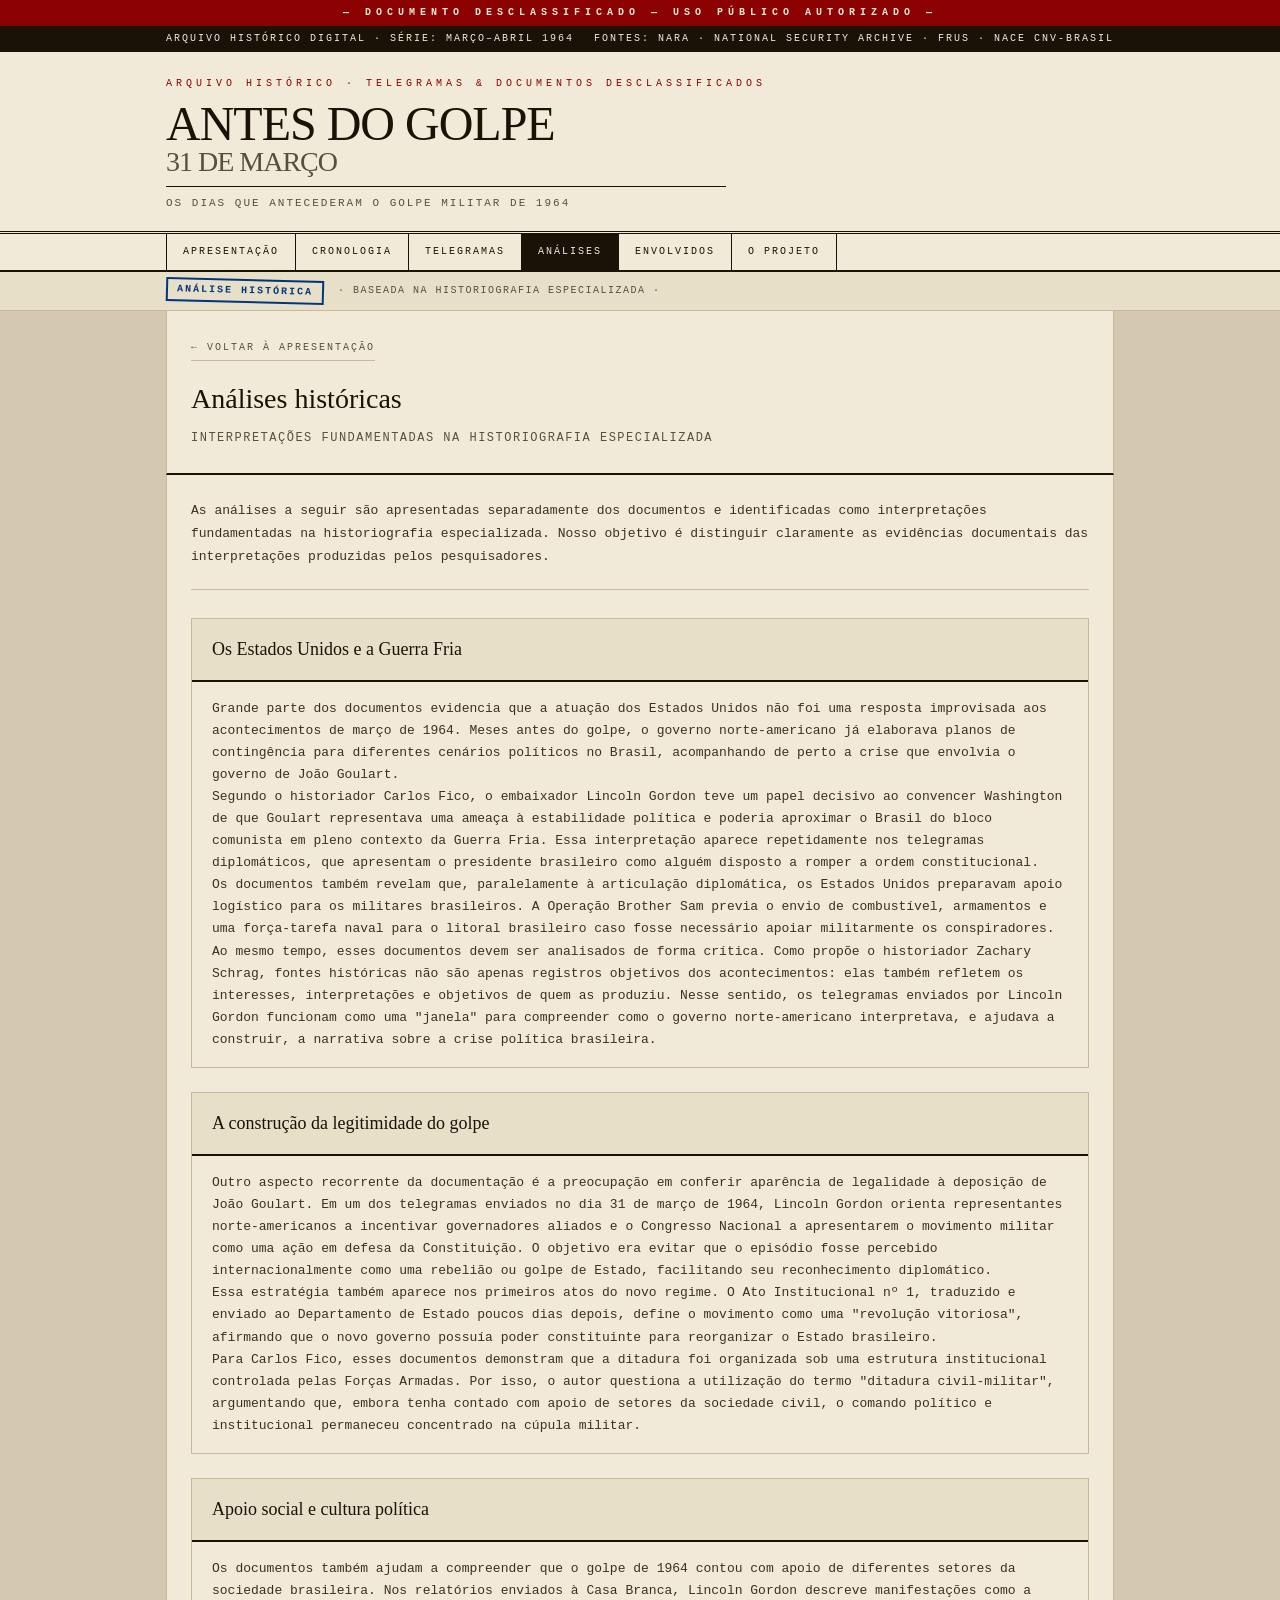
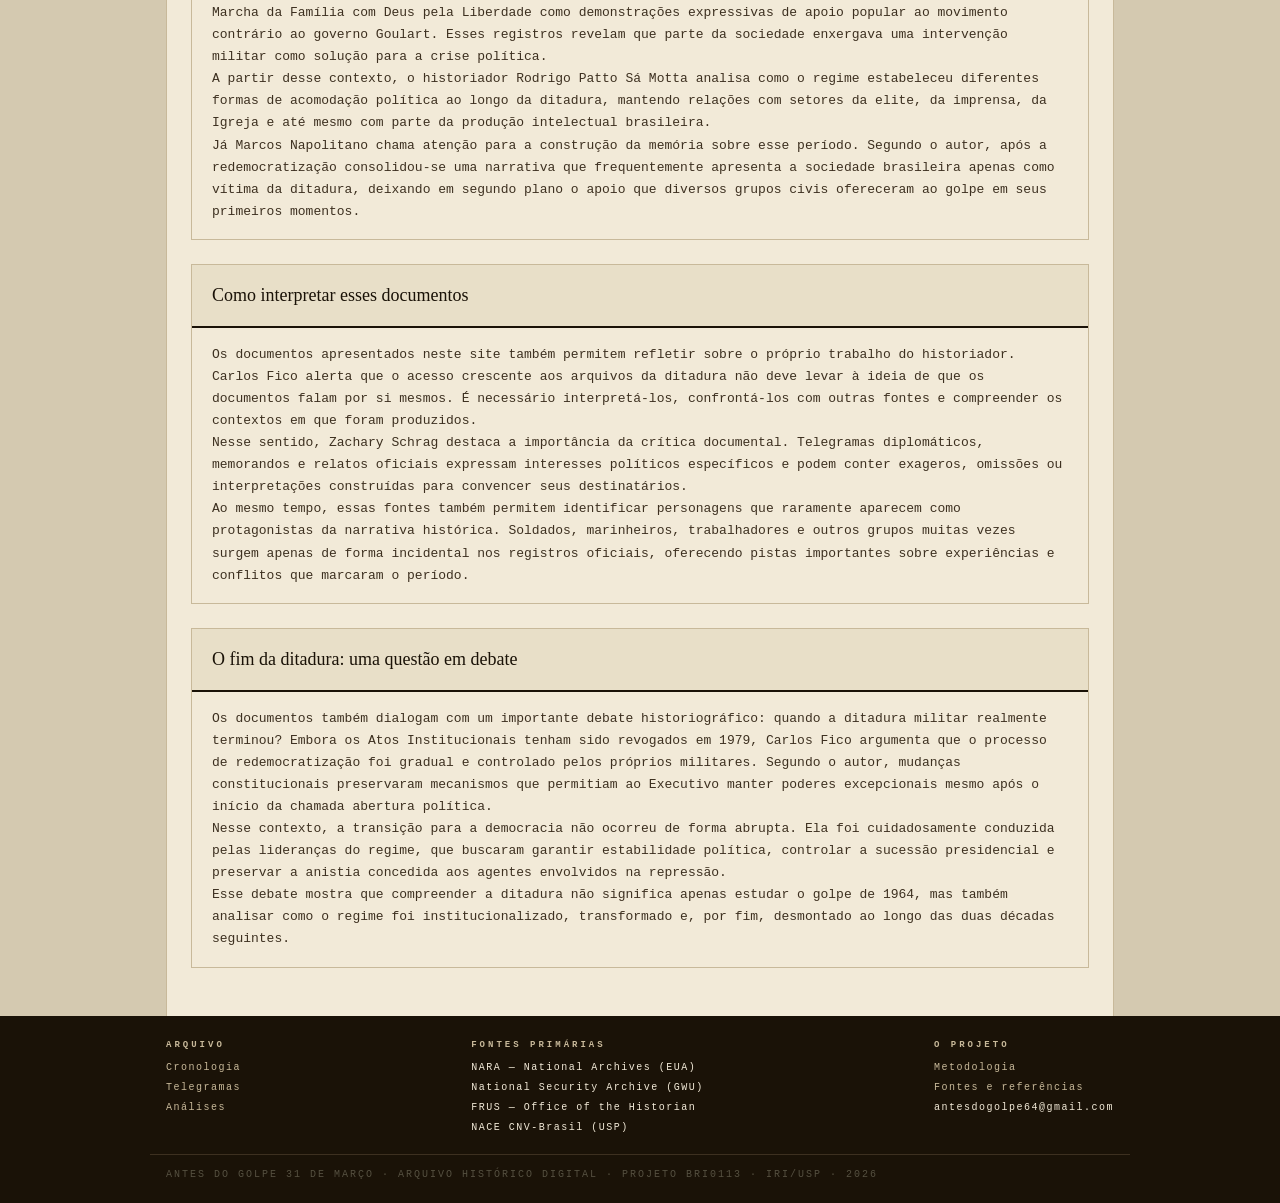
<file: pages/analises.html>
<!DOCTYPE html>
<html lang="pt-BR">
<head>
  <meta charset="UTF-8">
  <meta name="viewport" content="width=device-width, initial-scale=1.0">
  <title>Análises · Antes do Golpe 31 de Março</title>
  <link rel="stylesheet" href="../css/style.css">
</head>
<body>
<div class="classify-bar">— documento desclassificado — uso público autorizado —</div>
<div class="meta-bar"><div class="container"><span>ARQUIVO HISTÓRICO DIGITAL · SÉRIE: MARÇO–ABRIL 1964</span><span>FONTES: NARA · NATIONAL SECURITY ARCHIVE · FRUS · NACE CNV-BRASIL</span></div></div>
<header class="site-header">
  <div class="container">
    <div class="header-left">
      <div class="header-eyebrow">arquivo histórico · telegramas & documentos desclassificados</div>
      <div class="site-title">ANTES DO GOLPE <span>31 DE MARÇO</span></div>
      <div class="site-subtitle">OS DIAS QUE ANTECEDERAM O GOLPE MILITAR DE 1964</div>
    </div>
  </div>
</header>
<nav class="site-nav">
  <div class="container">
    <a class="nav-item" href="../index.html">Apresentação</a>
    <a class="nav-item" href="cronologia.html">Cronologia</a>
    <a class="nav-item" href="telegramas.html">Telegramas</a>
    <a class="nav-item active" href="analises.html">Análises</a>
    <a class="nav-item" href="envolvidos.html">Envolvidos</a>
    <a class="nav-item" href="sobre.html">O Projeto</a>
  </div>
</nav>
<div class="stamp-row"><div class="container"><span class="stamp azul">ANÁLISE HISTÓRICA</span><span>· BASEADA NA HISTORIOGRAFIA ESPECIALIZADA ·</span></div></div>

<div class="container">
  <div class="page-header">
    <a class="back-link" href="../index.html">← Voltar à apresentação</a>
    <h1 style="font-family:Georgia,serif;font-size:28px;font-weight:normal;margin-bottom:8px;">Análises históricas</h1>
    <p style="font-size:12px;color:var(--cinza);letter-spacing:1.5px;">INTERPRETAÇÕES FUNDAMENTADAS NA HISTORIOGRAFIA ESPECIALIZADA</p>
  </div>
  <div class="page-content">
    <p style="font-size:13px;line-height:1.8;color:var(--tinta-suave);margin-bottom:28px;border-bottom:1px solid var(--papel-borda);padding-bottom:20px;">As análises a seguir são apresentadas separadamente dos documentos e identificadas como interpretações fundamentadas na historiografia especializada. Nosso objetivo é distinguir claramente as evidências documentais das interpretações produzidas pelos pesquisadores.</p>

    <div class="telegrama-doc">
      <div class="telegrama-doc-header">
        <div style="font-family:Georgia,serif;font-size:18px;">Os Estados Unidos e a Guerra Fria</div>
      </div>
      <div class="telegrama-doc-analysis" style="border-top:none;">
        <p>Grande parte dos documentos evidencia que a atuação dos Estados Unidos não foi uma resposta improvisada aos acontecimentos de março de 1964. Meses antes do golpe, o governo norte-americano já elaborava planos de contingência para diferentes cenários políticos no Brasil, acompanhando de perto a crise que envolvia o governo de João Goulart.</p>
        <p>Segundo o historiador Carlos Fico, o embaixador Lincoln Gordon teve um papel decisivo ao convencer Washington de que Goulart representava uma ameaça à estabilidade política e poderia aproximar o Brasil do bloco comunista em pleno contexto da Guerra Fria. Essa interpretação aparece repetidamente nos telegramas diplomáticos, que apresentam o presidente brasileiro como alguém disposto a romper a ordem constitucional.</p>
        <p>Os documentos também revelam que, paralelamente à articulação diplomática, os Estados Unidos preparavam apoio logístico para os militares brasileiros. A Operação Brother Sam previa o envio de combustível, armamentos e uma força-tarefa naval para o litoral brasileiro caso fosse necessário apoiar militarmente os conspiradores.</p>
        <p>Ao mesmo tempo, esses documentos devem ser analisados de forma crítica. Como propõe o historiador Zachary Schrag, fontes históricas não são apenas registros objetivos dos acontecimentos: elas também refletem os interesses, interpretações e objetivos de quem as produziu. Nesse sentido, os telegramas enviados por Lincoln Gordon funcionam como uma "janela" para compreender como o governo norte-americano interpretava, e ajudava a construir, a narrativa sobre a crise política brasileira.</p>
      </div>
    </div>

    <div class="telegrama-doc">
      <div class="telegrama-doc-header">
        <div style="font-family:Georgia,serif;font-size:18px;">A construção da legitimidade do golpe</div>
      </div>
      <div class="telegrama-doc-analysis" style="border-top:none;">
        <p>Outro aspecto recorrente da documentação é a preocupação em conferir aparência de legalidade à deposição de João Goulart. Em um dos telegramas enviados no dia 31 de março de 1964, Lincoln Gordon orienta representantes norte-americanos a incentivar governadores aliados e o Congresso Nacional a apresentarem o movimento militar como uma ação em defesa da Constituição. O objetivo era evitar que o episódio fosse percebido internacionalmente como uma rebelião ou golpe de Estado, facilitando seu reconhecimento diplomático.</p>
        <p>Essa estratégia também aparece nos primeiros atos do novo regime. O Ato Institucional nº 1, traduzido e enviado ao Departamento de Estado poucos dias depois, define o movimento como uma "revolução vitoriosa", afirmando que o novo governo possuía poder constituinte para reorganizar o Estado brasileiro.</p>
        <p>Para Carlos Fico, esses documentos demonstram que a ditadura foi organizada sob uma estrutura institucional controlada pelas Forças Armadas. Por isso, o autor questiona a utilização do termo "ditadura civil-militar", argumentando que, embora tenha contado com apoio de setores da sociedade civil, o comando político e institucional permaneceu concentrado na cúpula militar.</p>
      </div>
    </div>

    <div class="telegrama-doc">
      <div class="telegrama-doc-header">
        <div style="font-family:Georgia,serif;font-size:18px;">Apoio social e cultura política</div>
      </div>
      <div class="telegrama-doc-analysis" style="border-top:none;">
        <p>Os documentos também ajudam a compreender que o golpe de 1964 contou com apoio de diferentes setores da sociedade brasileira. Nos relatórios enviados à Casa Branca, Lincoln Gordon descreve manifestações como a Marcha da Família com Deus pela Liberdade como demonstrações expressivas de apoio popular ao movimento contrário ao governo Goulart. Esses registros revelam que parte da sociedade enxergava uma intervenção militar como solução para a crise política.</p>
        <p>A partir desse contexto, o historiador Rodrigo Patto Sá Motta analisa como o regime estabeleceu diferentes formas de acomodação política ao longo da ditadura, mantendo relações com setores da elite, da imprensa, da Igreja e até mesmo com parte da produção intelectual brasileira.</p>
        <p>Já Marcos Napolitano chama atenção para a construção da memória sobre esse período. Segundo o autor, após a redemocratização consolidou-se uma narrativa que frequentemente apresenta a sociedade brasileira apenas como vítima da ditadura, deixando em segundo plano o apoio que diversos grupos civis ofereceram ao golpe em seus primeiros momentos.</p>
      </div>
    </div>

    <div class="telegrama-doc">
      <div class="telegrama-doc-header">
        <div style="font-family:Georgia,serif;font-size:18px;">Como interpretar esses documentos</div>
      </div>
      <div class="telegrama-doc-analysis" style="border-top:none;">
        <p>Os documentos apresentados neste site também permitem refletir sobre o próprio trabalho do historiador. Carlos Fico alerta que o acesso crescente aos arquivos da ditadura não deve levar à ideia de que os documentos falam por si mesmos. É necessário interpretá-los, confrontá-los com outras fontes e compreender os contextos em que foram produzidos.</p>
        <p>Nesse sentido, Zachary Schrag destaca a importância da crítica documental. Telegramas diplomáticos, memorandos e relatos oficiais expressam interesses políticos específicos e podem conter exageros, omissões ou interpretações construídas para convencer seus destinatários.</p>
        <p>Ao mesmo tempo, essas fontes também permitem identificar personagens que raramente aparecem como protagonistas da narrativa histórica. Soldados, marinheiros, trabalhadores e outros grupos muitas vezes surgem apenas de forma incidental nos registros oficiais, oferecendo pistas importantes sobre experiências e conflitos que marcaram o período.</p>
      </div>
    </div>

    <div class="telegrama-doc">
      <div class="telegrama-doc-header">
        <div style="font-family:Georgia,serif;font-size:18px;">O fim da ditadura: uma questão em debate</div>
      </div>
      <div class="telegrama-doc-analysis" style="border-top:none;">
        <p>Os documentos também dialogam com um importante debate historiográfico: quando a ditadura militar realmente terminou? Embora os Atos Institucionais tenham sido revogados em 1979, Carlos Fico argumenta que o processo de redemocratização foi gradual e controlado pelos próprios militares. Segundo o autor, mudanças constitucionais preservaram mecanismos que permitiam ao Executivo manter poderes excepcionais mesmo após o início da chamada abertura política.</p>
        <p>Nesse contexto, a transição para a democracia não ocorreu de forma abrupta. Ela foi cuidadosamente conduzida pelas lideranças do regime, que buscaram garantir estabilidade política, controlar a sucessão presidencial e preservar a anistia concedida aos agentes envolvidos na repressão.</p>
        <p>Esse debate mostra que compreender a ditadura não significa apenas estudar o golpe de 1964, mas também analisar como o regime foi institucionalizado, transformado e, por fim, desmontado ao longo das duas décadas seguintes.</p>
      </div>
    </div>

  </div>
</div>

<footer class="site-footer">
  <div class="container">
    <div class="footer-col"><strong>Arquivo</strong><a href="cronologia.html">Cronologia</a><br><a href="telegramas.html">Telegramas</a><br><a href="analises.html">Análises</a></div>
    <div class="footer-col"><strong>Fontes primárias</strong>NARA — National Archives (EUA)<br>National Security Archive (GWU)<br>FRUS — Office of the Historian<br>NACE CNV-Brasil (USP)</div>
    <div class="footer-col"><strong>O Projeto</strong><a href="sobre.html">Metodologia</a><br><a href="sobre.html">Fontes e referências</a><br>antesdogolpe64@gmail.com</div>
  </div>
  <div class="footer-bottom container">ANTES DO GOLPE 31 DE MARÇO · ARQUIVO HISTÓRICO DIGITAL · PROJETO BRI0113 · IRI/USP · 2026</div>
</footer>
</body>
</html>
</file>
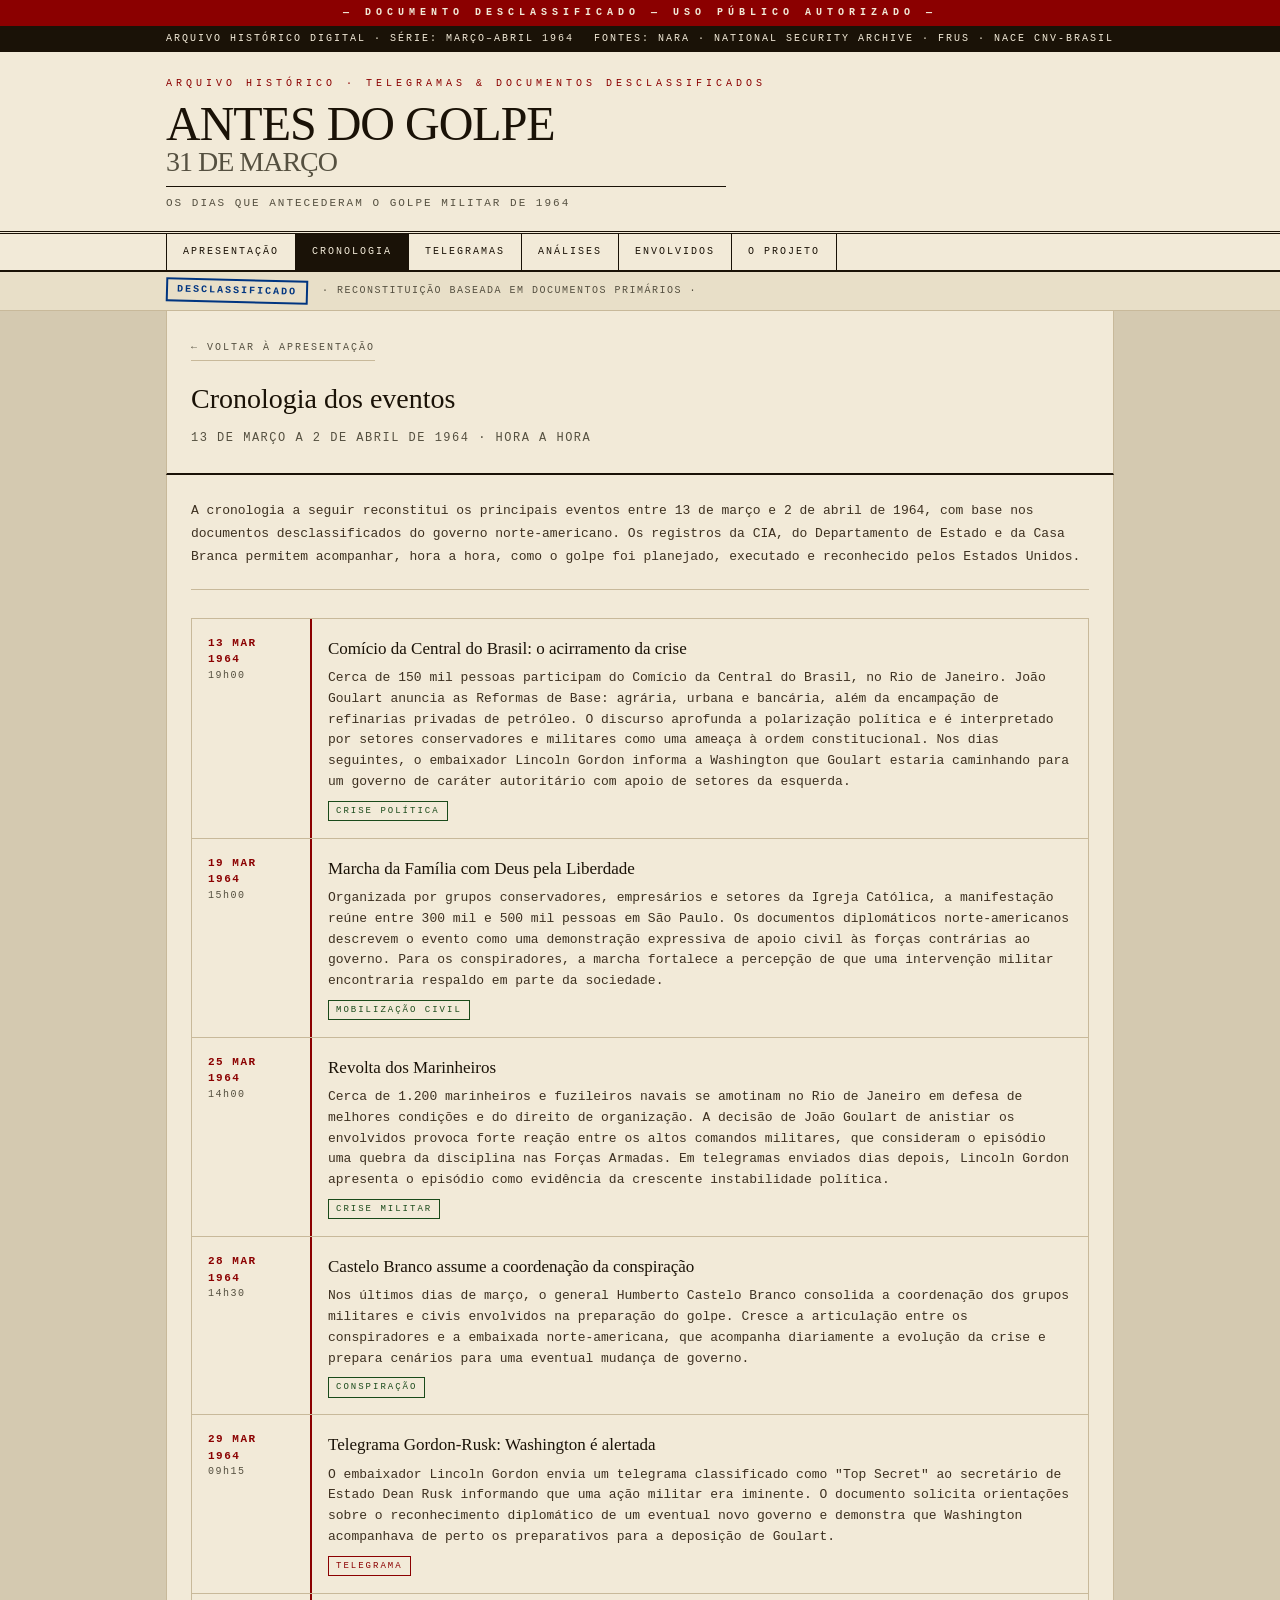
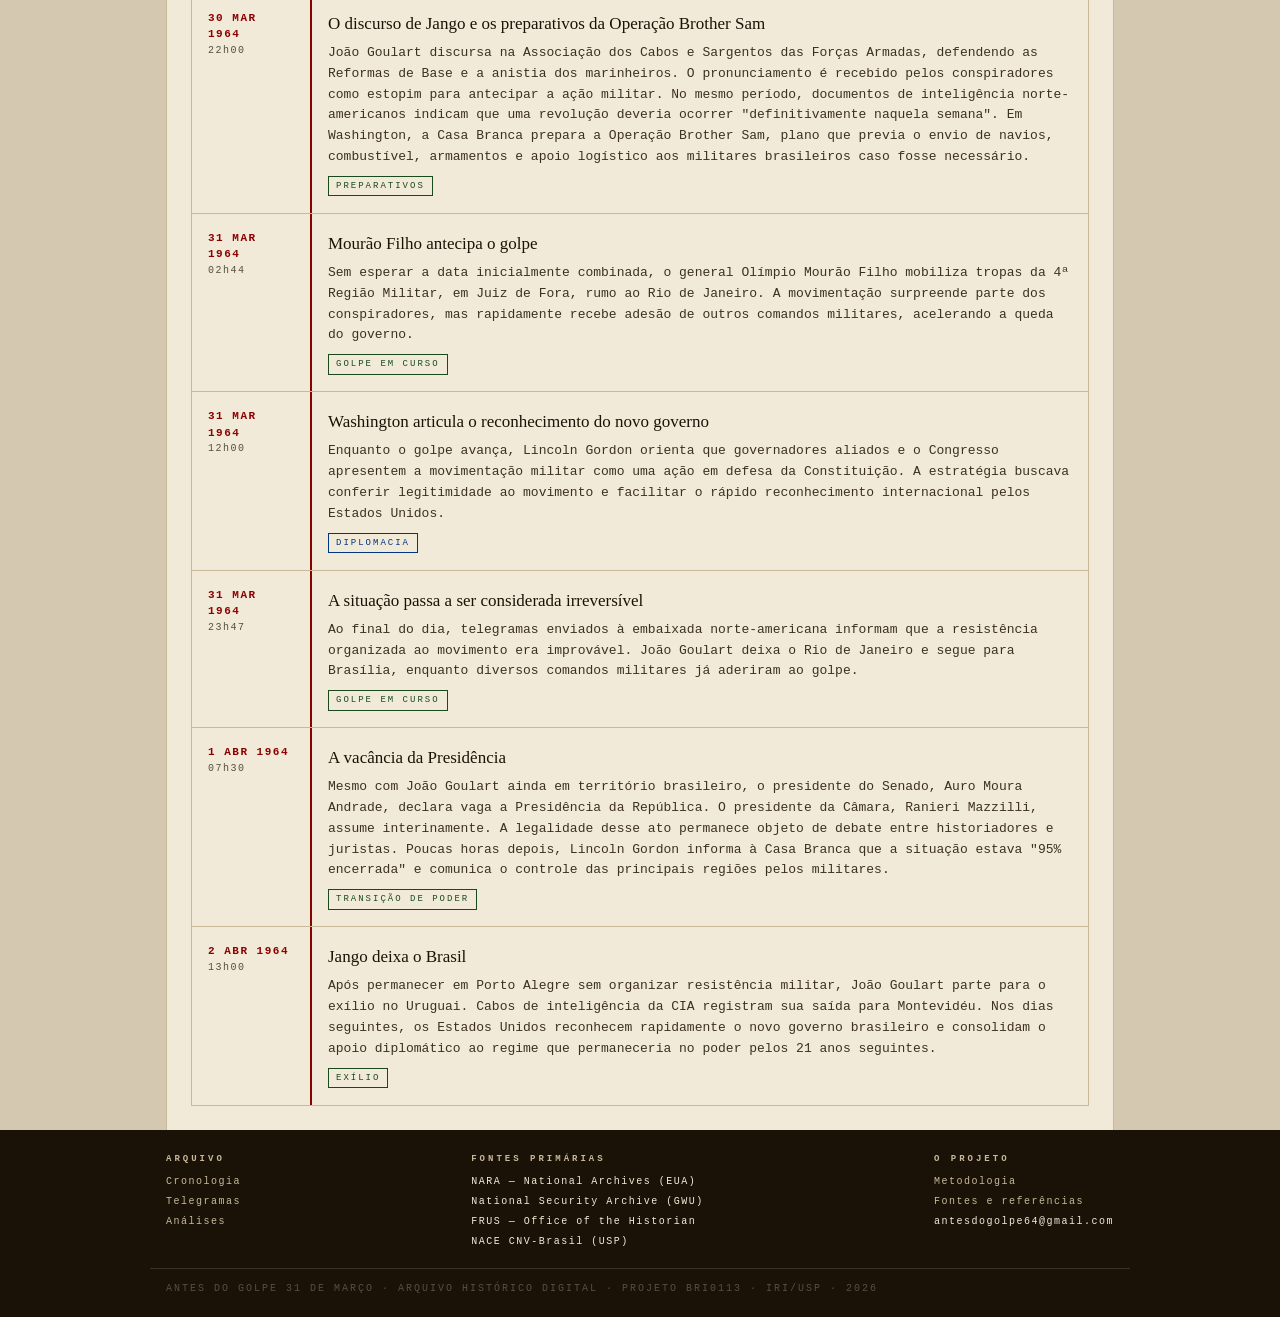
<file: pages/cronologia.html>
<!DOCTYPE html>
<html lang="pt-BR">
<head>
  <meta charset="UTF-8">
  <meta name="viewport" content="width=device-width, initial-scale=1.0">
  <title>Cronologia · Antes do Golpe 31 de Março</title>
  <link rel="stylesheet" href="../css/style.css">
</head>
<body>
<div class="classify-bar">— documento desclassificado — uso público autorizado —</div>
<div class="meta-bar"><div class="container"><span>ARQUIVO HISTÓRICO DIGITAL · SÉRIE: MARÇO–ABRIL 1964</span><span>FONTES: NARA · NATIONAL SECURITY ARCHIVE · FRUS · NACE CNV-BRASIL</span></div></div>
<header class="site-header">
  <div class="container">
    <div class="header-left">
      <div class="header-eyebrow">arquivo histórico · telegramas & documentos desclassificados</div>
      <div class="site-title">ANTES DO GOLPE <span>31 DE MARÇO</span></div>
      <div class="site-subtitle">OS DIAS QUE ANTECEDERAM O GOLPE MILITAR DE 1964</div>
    </div>
  </div>
</header>
<nav class="site-nav">
  <div class="container">
    <a class="nav-item" href="../index.html">Apresentação</a>
    <a class="nav-item active" href="cronologia.html">Cronologia</a>
    <a class="nav-item" href="telegramas.html">Telegramas</a>
    <a class="nav-item" href="analises.html">Análises</a>
    <a class="nav-item" href="envolvidos.html">Envolvidos</a>
    <a class="nav-item" href="sobre.html">O Projeto</a>
  </div>
</nav>
<div class="stamp-row"><div class="container"><span class="stamp azul">DESCLASSIFICADO</span><span>· RECONSTITUIÇÃO BASEADA EM DOCUMENTOS PRIMÁRIOS ·</span></div></div>

<div class="container">
  <div class="page-header">
    <a class="back-link" href="../index.html">← Voltar à apresentação</a>
    <h1 style="font-family:Georgia,serif;font-size:28px;font-weight:normal;margin-bottom:8px;">Cronologia dos eventos</h1>
    <p style="font-size:12px;color:var(--cinza);letter-spacing:1.5px;">13 DE MARÇO A 2 DE ABRIL DE 1964 · HORA A HORA</p>
  </div>

  <div class="page-content">
    <p style="font-size:13px;line-height:1.8;color:var(--tinta-suave);margin-bottom:28px;border-bottom:1px solid var(--papel-borda);padding-bottom:20px;">A cronologia a seguir reconstitui os principais eventos entre 13 de março e 2 de abril de 1964, com base nos documentos desclassificados do governo norte-americano. Os registros da CIA, do Departamento de Estado e da Casa Branca permitem acompanhar, hora a hora, como o golpe foi planejado, executado e reconhecido pelos Estados Unidos.</p>

    <div class="cronologia-lista">

      <div class="cronologia-entry">
        <div class="cronologia-data">13 MAR 1964<span>19h00</span></div>
        <div class="cronologia-content">
          <h3>Comício da Central do Brasil: o acirramento da crise</h3>
          <p>Cerca de 150 mil pessoas participam do Comício da Central do Brasil, no Rio de Janeiro. João Goulart anuncia as Reformas de Base: agrária, urbana e bancária, além da encampação de refinarias privadas de petróleo. O discurso aprofunda a polarização política e é interpretado por setores conservadores e militares como uma ameaça à ordem constitucional. Nos dias seguintes, o embaixador Lincoln Gordon informa a Washington que Goulart estaria caminhando para um governo de caráter autoritário com apoio de setores da esquerda.</p>
          <span class="tag tag-cronologia">Crise política</span>
        </div>
      </div>

      <div class="cronologia-entry">
        <div class="cronologia-data">19 MAR 1964<span>15h00</span></div>
        <div class="cronologia-content">
          <h3>Marcha da Família com Deus pela Liberdade</h3>
          <p>Organizada por grupos conservadores, empresários e setores da Igreja Católica, a manifestação reúne entre 300 mil e 500 mil pessoas em São Paulo. Os documentos diplomáticos norte-americanos descrevem o evento como uma demonstração expressiva de apoio civil às forças contrárias ao governo. Para os conspiradores, a marcha fortalece a percepção de que uma intervenção militar encontraria respaldo em parte da sociedade.</p>
          <span class="tag tag-cronologia">Mobilização civil</span>
        </div>
      </div>

      <div class="cronologia-entry">
        <div class="cronologia-data">25 MAR 1964<span>14h00</span></div>
        <div class="cronologia-content">
          <h3>Revolta dos Marinheiros</h3>
          <p>Cerca de 1.200 marinheiros e fuzileiros navais se amotinam no Rio de Janeiro em defesa de melhores condições e do direito de organização. A decisão de João Goulart de anistiar os envolvidos provoca forte reação entre os altos comandos militares, que consideram o episódio uma quebra da disciplina nas Forças Armadas. Em telegramas enviados dias depois, Lincoln Gordon apresenta o episódio como evidência da crescente instabilidade política.</p>
          <span class="tag tag-cronologia">Crise militar</span>
        </div>
      </div>

      <div class="cronologia-entry">
        <div class="cronologia-data">28 MAR 1964<span>14h30</span></div>
        <div class="cronologia-content">
          <h3>Castelo Branco assume a coordenação da conspiração</h3>
          <p>Nos últimos dias de março, o general Humberto Castelo Branco consolida a coordenação dos grupos militares e civis envolvidos na preparação do golpe. Cresce a articulação entre os conspiradores e a embaixada norte-americana, que acompanha diariamente a evolução da crise e prepara cenários para uma eventual mudança de governo.</p>
          <span class="tag tag-cronologia">Conspiração</span>
        </div>
      </div>

      <div class="cronologia-entry">
        <div class="cronologia-data">29 MAR 1964<span>09h15</span></div>
        <div class="cronologia-content">
          <h3>Telegrama Gordon-Rusk: Washington é alertada</h3>
          <p>O embaixador Lincoln Gordon envia um telegrama classificado como "Top Secret" ao secretário de Estado Dean Rusk informando que uma ação militar era iminente. O documento solicita orientações sobre o reconhecimento diplomático de um eventual novo governo e demonstra que Washington acompanhava de perto os preparativos para a deposição de Goulart.</p>
          <span class="tag tag-telegrama">Telegrama</span>
        </div>
      </div>

      <div class="cronologia-entry">
        <div class="cronologia-data">30 MAR 1964<span>22h00</span></div>
        <div class="cronologia-content">
          <h3>O discurso de Jango e os preparativos da Operação Brother Sam</h3>
          <p>João Goulart discursa na Associação dos Cabos e Sargentos das Forças Armadas, defendendo as Reformas de Base e a anistia dos marinheiros. O pronunciamento é recebido pelos conspiradores como estopim para antecipar a ação militar. No mesmo período, documentos de inteligência norte-americanos indicam que uma revolução deveria ocorrer "definitivamente naquela semana". Em Washington, a Casa Branca prepara a Operação Brother Sam, plano que previa o envio de navios, combustível, armamentos e apoio logístico aos militares brasileiros caso fosse necessário.</p>
          <span class="tag tag-cronologia">Preparativos</span>
        </div>
      </div>

      <div class="cronologia-entry">
        <div class="cronologia-data">31 MAR 1964<span>02h44</span></div>
        <div class="cronologia-content">
          <h3>Mourão Filho antecipa o golpe</h3>
          <p>Sem esperar a data inicialmente combinada, o general Olímpio Mourão Filho mobiliza tropas da 4ª Região Militar, em Juiz de Fora, rumo ao Rio de Janeiro. A movimentação surpreende parte dos conspiradores, mas rapidamente recebe adesão de outros comandos militares, acelerando a queda do governo.</p>
          <span class="tag tag-cronologia">Golpe em curso</span>
        </div>
      </div>

      <div class="cronologia-entry">
        <div class="cronologia-data">31 MAR 1964<span>12h00</span></div>
        <div class="cronologia-content">
          <h3>Washington articula o reconhecimento do novo governo</h3>
          <p>Enquanto o golpe avança, Lincoln Gordon orienta que governadores aliados e o Congresso apresentem a movimentação militar como uma ação em defesa da Constituição. A estratégia buscava conferir legitimidade ao movimento e facilitar o rápido reconhecimento internacional pelos Estados Unidos.</p>
          <span class="tag tag-analise">Diplomacia</span>
        </div>
      </div>

      <div class="cronologia-entry">
        <div class="cronologia-data">31 MAR 1964<span>23h47</span></div>
        <div class="cronologia-content">
          <h3>A situação passa a ser considerada irreversível</h3>
          <p>Ao final do dia, telegramas enviados à embaixada norte-americana informam que a resistência organizada ao movimento era improvável. João Goulart deixa o Rio de Janeiro e segue para Brasília, enquanto diversos comandos militares já aderiram ao golpe.</p>
          <span class="tag tag-cronologia">Golpe em curso</span>
        </div>
      </div>

      <div class="cronologia-entry">
        <div class="cronologia-data">1 ABR 1964<span>07h30</span></div>
        <div class="cronologia-content">
          <h3>A vacância da Presidência</h3>
          <p>Mesmo com João Goulart ainda em território brasileiro, o presidente do Senado, Auro Moura Andrade, declara vaga a Presidência da República. O presidente da Câmara, Ranieri Mazzilli, assume interinamente. A legalidade desse ato permanece objeto de debate entre historiadores e juristas. Poucas horas depois, Lincoln Gordon informa à Casa Branca que a situação estava "95% encerrada" e comunica o controle das principais regiões pelos militares.</p>
          <span class="tag tag-cronologia">Transição de poder</span>
        </div>
      </div>

      <div class="cronologia-entry">
        <div class="cronologia-data">2 ABR 1964<span>13h00</span></div>
        <div class="cronologia-content">
          <h3>Jango deixa o Brasil</h3>
          <p>Após permanecer em Porto Alegre sem organizar resistência militar, João Goulart parte para o exílio no Uruguai. Cabos de inteligência da CIA registram sua saída para Montevidéu. Nos dias seguintes, os Estados Unidos reconhecem rapidamente o novo governo brasileiro e consolidam o apoio diplomático ao regime que permaneceria no poder pelos 21 anos seguintes.</p>
          <span class="tag tag-cronologia">Exílio</span>
        </div>
      </div>

    </div>
  </div>
</div>

<footer class="site-footer">
  <div class="container">
    <div class="footer-col"><strong>Arquivo</strong><a href="cronologia.html">Cronologia</a><br><a href="telegramas.html">Telegramas</a><br><a href="analises.html">Análises</a></div>
    <div class="footer-col"><strong>Fontes primárias</strong>NARA — National Archives (EUA)<br>National Security Archive (GWU)<br>FRUS — Office of the Historian<br>NACE CNV-Brasil (USP)</div>
    <div class="footer-col"><strong>O Projeto</strong><a href="sobre.html">Metodologia</a><br><a href="sobre.html">Fontes e referências</a><br>antesdogolpe64@gmail.com</div>
  </div>
  <div class="footer-bottom container">ANTES DO GOLPE 31 DE MARÇO · ARQUIVO HISTÓRICO DIGITAL · PROJETO BRI0113 · IRI/USP · 2026</div>
</footer>
</body>
</html>
</file>
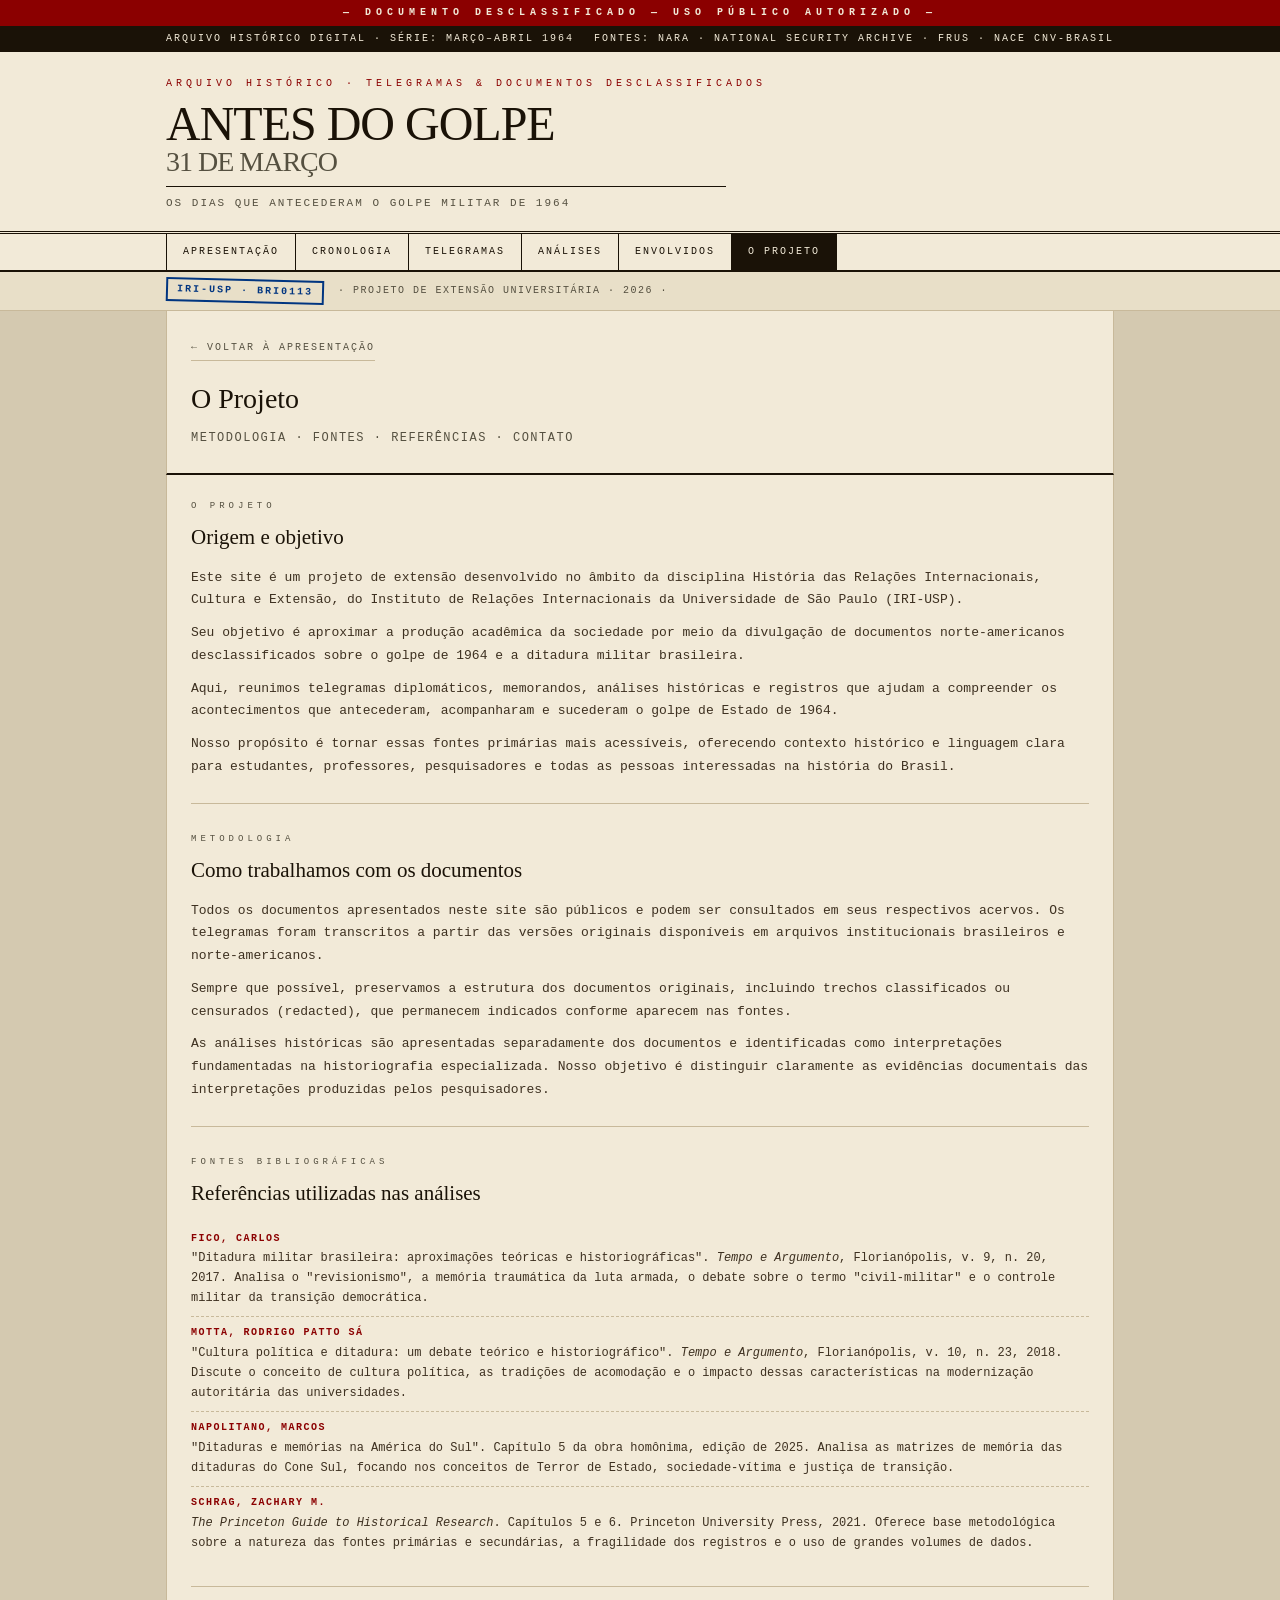
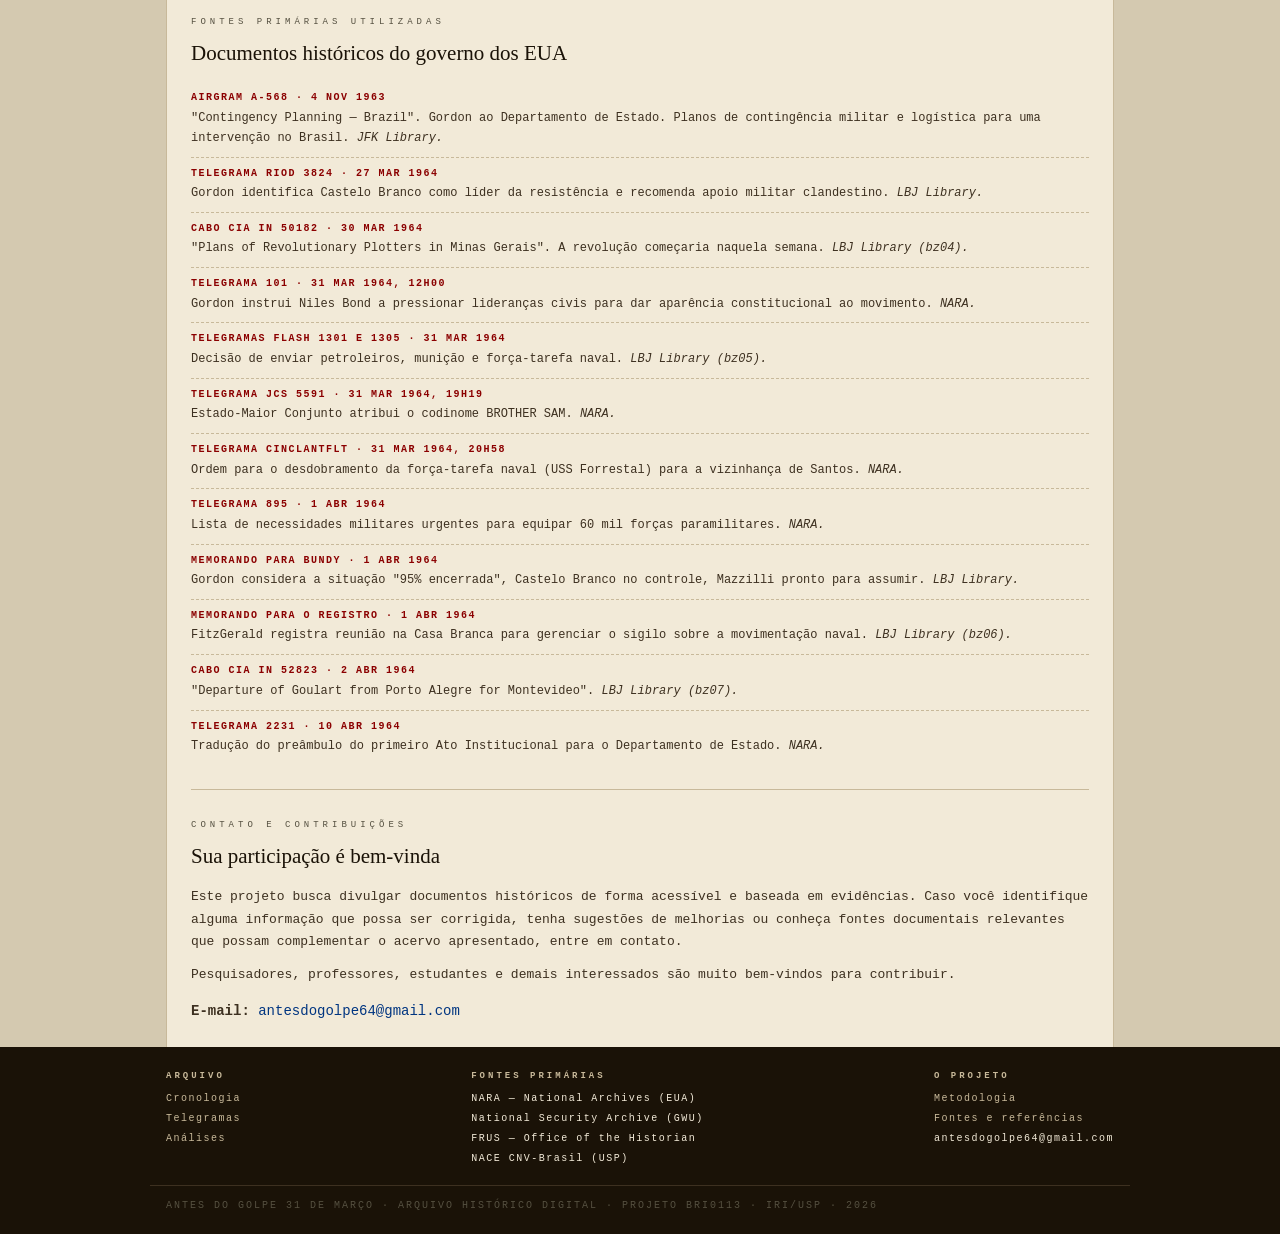
<file: pages/sobre.html>
<!DOCTYPE html>
<html lang="pt-BR">
<head>
  <meta charset="UTF-8">
  <meta name="viewport" content="width=device-width, initial-scale=1.0">
  <title>O Projeto · Antes do Golpe 31 de Março</title>
  <link rel="stylesheet" href="../css/style.css">
</head>
<body>
<div class="classify-bar">— documento desclassificado — uso público autorizado —</div>
<div class="meta-bar"><div class="container"><span>ARQUIVO HISTÓRICO DIGITAL · SÉRIE: MARÇO–ABRIL 1964</span><span>FONTES: NARA · NATIONAL SECURITY ARCHIVE · FRUS · NACE CNV-BRASIL</span></div></div>
<header class="site-header">
  <div class="container">
    <div class="header-left">
      <div class="header-eyebrow">arquivo histórico · telegramas & documentos desclassificados</div>
      <div class="site-title">ANTES DO GOLPE <span>31 DE MARÇO</span></div>
      <div class="site-subtitle">OS DIAS QUE ANTECEDERAM O GOLPE MILITAR DE 1964</div>
    </div>
  </div>
</header>
<nav class="site-nav">
  <div class="container">
    <a class="nav-item" href="../index.html">Apresentação</a>
    <a class="nav-item" href="cronologia.html">Cronologia</a>
    <a class="nav-item" href="telegramas.html">Telegramas</a>
    <a class="nav-item" href="analises.html">Análises</a>
    <a class="nav-item" href="envolvidos.html">Envolvidos</a>
    <a class="nav-item active" href="sobre.html">O Projeto</a>
  </div>
</nav>
<div class="stamp-row"><div class="container"><span class="stamp azul">IRI-USP · BRI0113</span><span>· PROJETO DE EXTENSÃO UNIVERSITÁRIA · 2026 ·</span></div></div>

<div class="container">
  <div class="page-header">
    <a class="back-link" href="../index.html">← Voltar à apresentação</a>
    <h1 style="font-family:Georgia,serif;font-size:28px;font-weight:normal;margin-bottom:8px;">O Projeto</h1>
    <p style="font-size:12px;color:var(--cinza);letter-spacing:1.5px;">METODOLOGIA · FONTES · REFERÊNCIAS · CONTATO</p>
  </div>

  <div class="page-content">
      <main class="sobre-main">

        <div class="sobre-section">
          <div class="sobre-section-label">O projeto</div>
          <h2>Origem e objetivo</h2>
          <p>Este site é um projeto de extensão desenvolvido no âmbito da disciplina História das Relações Internacionais, Cultura e Extensão, do Instituto de Relações Internacionais da Universidade de São Paulo (IRI-USP).</p>
          <p>Seu objetivo é aproximar a produção acadêmica da sociedade por meio da divulgação de documentos norte-americanos desclassificados sobre o golpe de 1964 e a ditadura militar brasileira.</p>
          <p>Aqui, reunimos telegramas diplomáticos, memorandos, análises históricas e registros que ajudam a compreender os acontecimentos que antecederam, acompanharam e sucederam o golpe de Estado de 1964.</p>
          <p>Nosso propósito é tornar essas fontes primárias mais acessíveis, oferecendo contexto histórico e linguagem clara para estudantes, professores, pesquisadores e todas as pessoas interessadas na história do Brasil.</p>
        </div>

        <div class="sobre-section">
          <div class="sobre-section-label">Metodologia</div>
          <h2>Como trabalhamos com os documentos</h2>
          <p>Todos os documentos apresentados neste site são públicos e podem ser consultados em seus respectivos acervos. Os telegramas foram transcritos a partir das versões originais disponíveis em arquivos institucionais brasileiros e norte-americanos.</p>
          <p>Sempre que possível, preservamos a estrutura dos documentos originais, incluindo trechos classificados ou censurados (redacted), que permanecem indicados conforme aparecem nas fontes.</p>
          <p>As análises históricas são apresentadas separadamente dos documentos e identificadas como interpretações fundamentadas na historiografia especializada. Nosso objetivo é distinguir claramente as evidências documentais das interpretações produzidas pelos pesquisadores.</p>
        </div>

        <div class="sobre-section">
          <div class="sobre-section-label">Fontes bibliográficas</div>
          <h2>Referências utilizadas nas análises</h2>
          <div class="fonte-item">
            <span class="fonte-sigla">FICO, Carlos</span>
            "Ditadura militar brasileira: aproximações teóricas e historiográficas". <em>Tempo e Argumento</em>, Florianópolis, v. 9, n. 20, 2017. Analisa o "revisionismo", a memória traumática da luta armada, o debate sobre o termo "civil-militar" e o controle militar da transição democrática.
          </div>
          <div class="fonte-item">
            <span class="fonte-sigla">MOTTA, Rodrigo Patto Sá</span>
            "Cultura política e ditadura: um debate teórico e historiográfico". <em>Tempo e Argumento</em>, Florianópolis, v. 10, n. 23, 2018. Discute o conceito de cultura política, as tradições de acomodação e o impacto dessas características na modernização autoritária das universidades.
          </div>
          <div class="fonte-item">
            <span class="fonte-sigla">NAPOLITANO, Marcos</span>
            "Ditaduras e memórias na América do Sul". Capítulo 5 da obra homônima, edição de 2025. Analisa as matrizes de memória das ditaduras do Cone Sul, focando nos conceitos de Terror de Estado, sociedade-vítima e justiça de transição.
          </div>
          <div class="fonte-item">
            <span class="fonte-sigla">SCHRAG, Zachary M.</span>
            <em>The Princeton Guide to Historical Research</em>. Capítulos 5 e 6. Princeton University Press, 2021. Oferece base metodológica sobre a natureza das fontes primárias e secundárias, a fragilidade dos registros e o uso de grandes volumes de dados.
          </div>
        </div>

        <div class="sobre-section">
          <div class="sobre-section-label">Fontes primárias utilizadas</div>
          <h2>Documentos históricos do governo dos EUA</h2>
          <div class="fonte-item"><span class="fonte-sigla">Airgram A-568 · 4 nov 1963</span>"Contingency Planning — Brazil". Gordon ao Departamento de Estado. Planos de contingência militar e logística para uma intervenção no Brasil. <em>JFK Library.</em></div>
          <div class="fonte-item"><span class="fonte-sigla">Telegrama RIOD 3824 · 27 mar 1964</span>Gordon identifica Castelo Branco como líder da resistência e recomenda apoio militar clandestino. <em>LBJ Library.</em></div>
          <div class="fonte-item"><span class="fonte-sigla">Cabo CIA IN 50182 · 30 mar 1964</span>"Plans of Revolutionary Plotters in Minas Gerais". A revolução começaria naquela semana. <em>LBJ Library (bz04).</em></div>
          <div class="fonte-item"><span class="fonte-sigla">Telegrama 101 · 31 mar 1964, 12h00</span>Gordon instrui Niles Bond a pressionar lideranças civis para dar aparência constitucional ao movimento. <em>NARA.</em></div>
          <div class="fonte-item"><span class="fonte-sigla">Telegramas FLASH 1301 e 1305 · 31 mar 1964</span>Decisão de enviar petroleiros, munição e força-tarefa naval. <em>LBJ Library (bz05).</em></div>
          <div class="fonte-item"><span class="fonte-sigla">Telegrama JCS 5591 · 31 mar 1964, 19h19</span>Estado-Maior Conjunto atribui o codinome BROTHER SAM. <em>NARA.</em></div>
          <div class="fonte-item"><span class="fonte-sigla">Telegrama CINCLANTFLT · 31 mar 1964, 20h58</span>Ordem para o desdobramento da força-tarefa naval (USS Forrestal) para a vizinhança de Santos. <em>NARA.</em></div>
          <div class="fonte-item"><span class="fonte-sigla">Telegrama 895 · 1 abr 1964</span>Lista de necessidades militares urgentes para equipar 60 mil forças paramilitares. <em>NARA.</em></div>
          <div class="fonte-item"><span class="fonte-sigla">Memorando para Bundy · 1 abr 1964</span>Gordon considera a situação "95% encerrada", Castelo Branco no controle, Mazzilli pronto para assumir. <em>LBJ Library.</em></div>
          <div class="fonte-item"><span class="fonte-sigla">Memorando para o Registro · 1 abr 1964</span>FitzGerald registra reunião na Casa Branca para gerenciar o sigilo sobre a movimentação naval. <em>LBJ Library (bz06).</em></div>
          <div class="fonte-item"><span class="fonte-sigla">Cabo CIA IN 52823 · 2 abr 1964</span>"Departure of Goulart from Porto Alegre for Montevideo". <em>LBJ Library (bz07).</em></div>
          <div class="fonte-item"><span class="fonte-sigla">Telegrama 2231 · 10 abr 1964</span>Tradução do preâmbulo do primeiro Ato Institucional para o Departamento de Estado. <em>NARA.</em></div>
        </div>

        <div class="sobre-section">
          <div class="sobre-section-label">Contato e contribuições</div>
          <h2>Sua participação é bem-vinda</h2>
          <p>Este projeto busca divulgar documentos históricos de forma acessível e baseada em evidências. Caso você identifique alguma informação que possa ser corrigida, tenha sugestões de melhorias ou conheça fontes documentais relevantes que possam complementar o acervo apresentado, entre em contato.</p>
          <p>Pesquisadores, professores, estudantes e demais interessados são muito bem-vindos para contribuir.</p>
          <p style="margin-top:12px;font-size:14px;"><strong>E-mail:</strong> <a href="mailto:antesdogolpe64@gmail.com" style="color:var(--azul);">antesdogolpe64@gmail.com</a></p>
        </div>

      </main>
  </div>
</div>

<footer class="site-footer">
  <div class="container">
    <div class="footer-col"><strong>Arquivo</strong><a href="cronologia.html">Cronologia</a><br><a href="telegramas.html">Telegramas</a><br><a href="analises.html">Análises</a></div>
    <div class="footer-col"><strong>Fontes primárias</strong>NARA — National Archives (EUA)<br>National Security Archive (GWU)<br>FRUS — Office of the Historian<br>NACE CNV-Brasil (USP)</div>
    <div class="footer-col"><strong>O Projeto</strong><a href="sobre.html">Metodologia</a><br><a href="sobre.html">Fontes e referências</a><br>antesdogolpe64@gmail.com</div>
  </div>
  <div class="footer-bottom container">ANTES DO GOLPE 31 DE MARÇO · ARQUIVO HISTÓRICO DIGITAL · PROJETO BRI0113 · IRI/USP · 2026</div>
</footer>
</body>
</html>
</file>
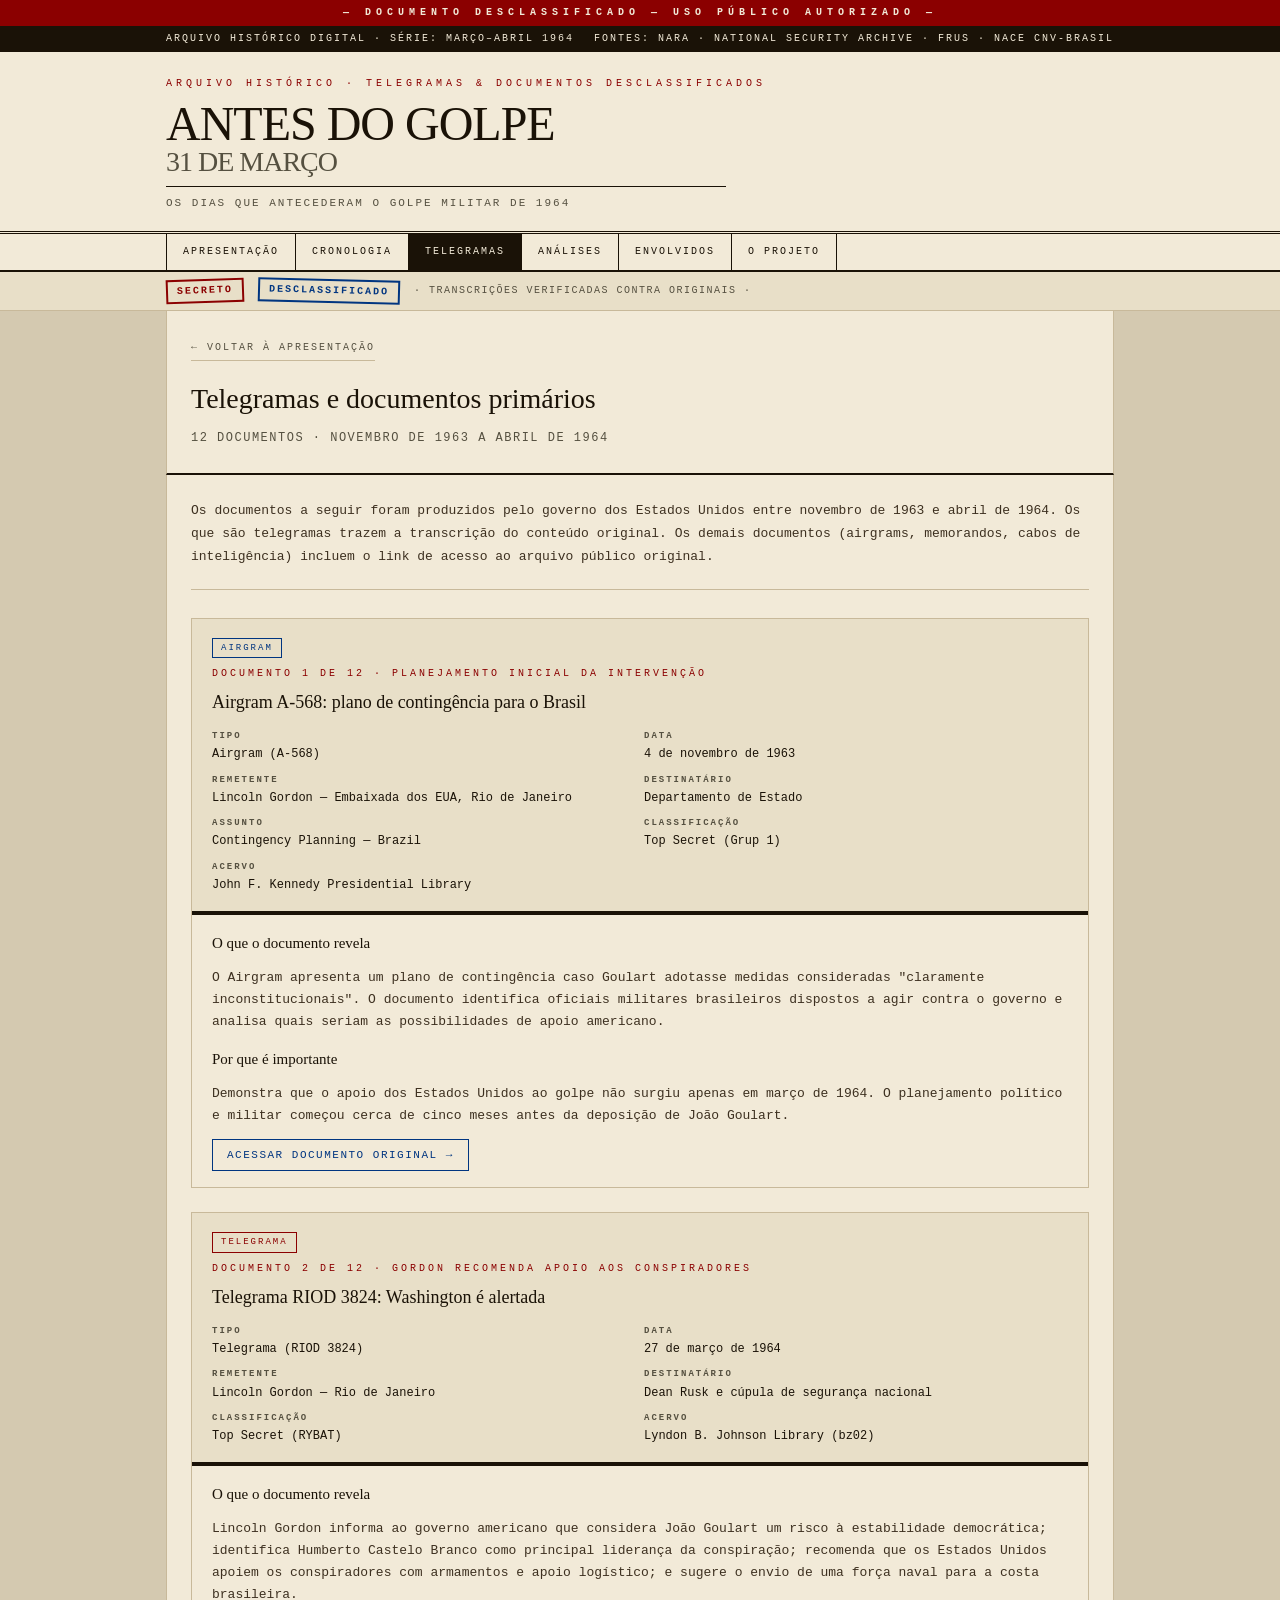
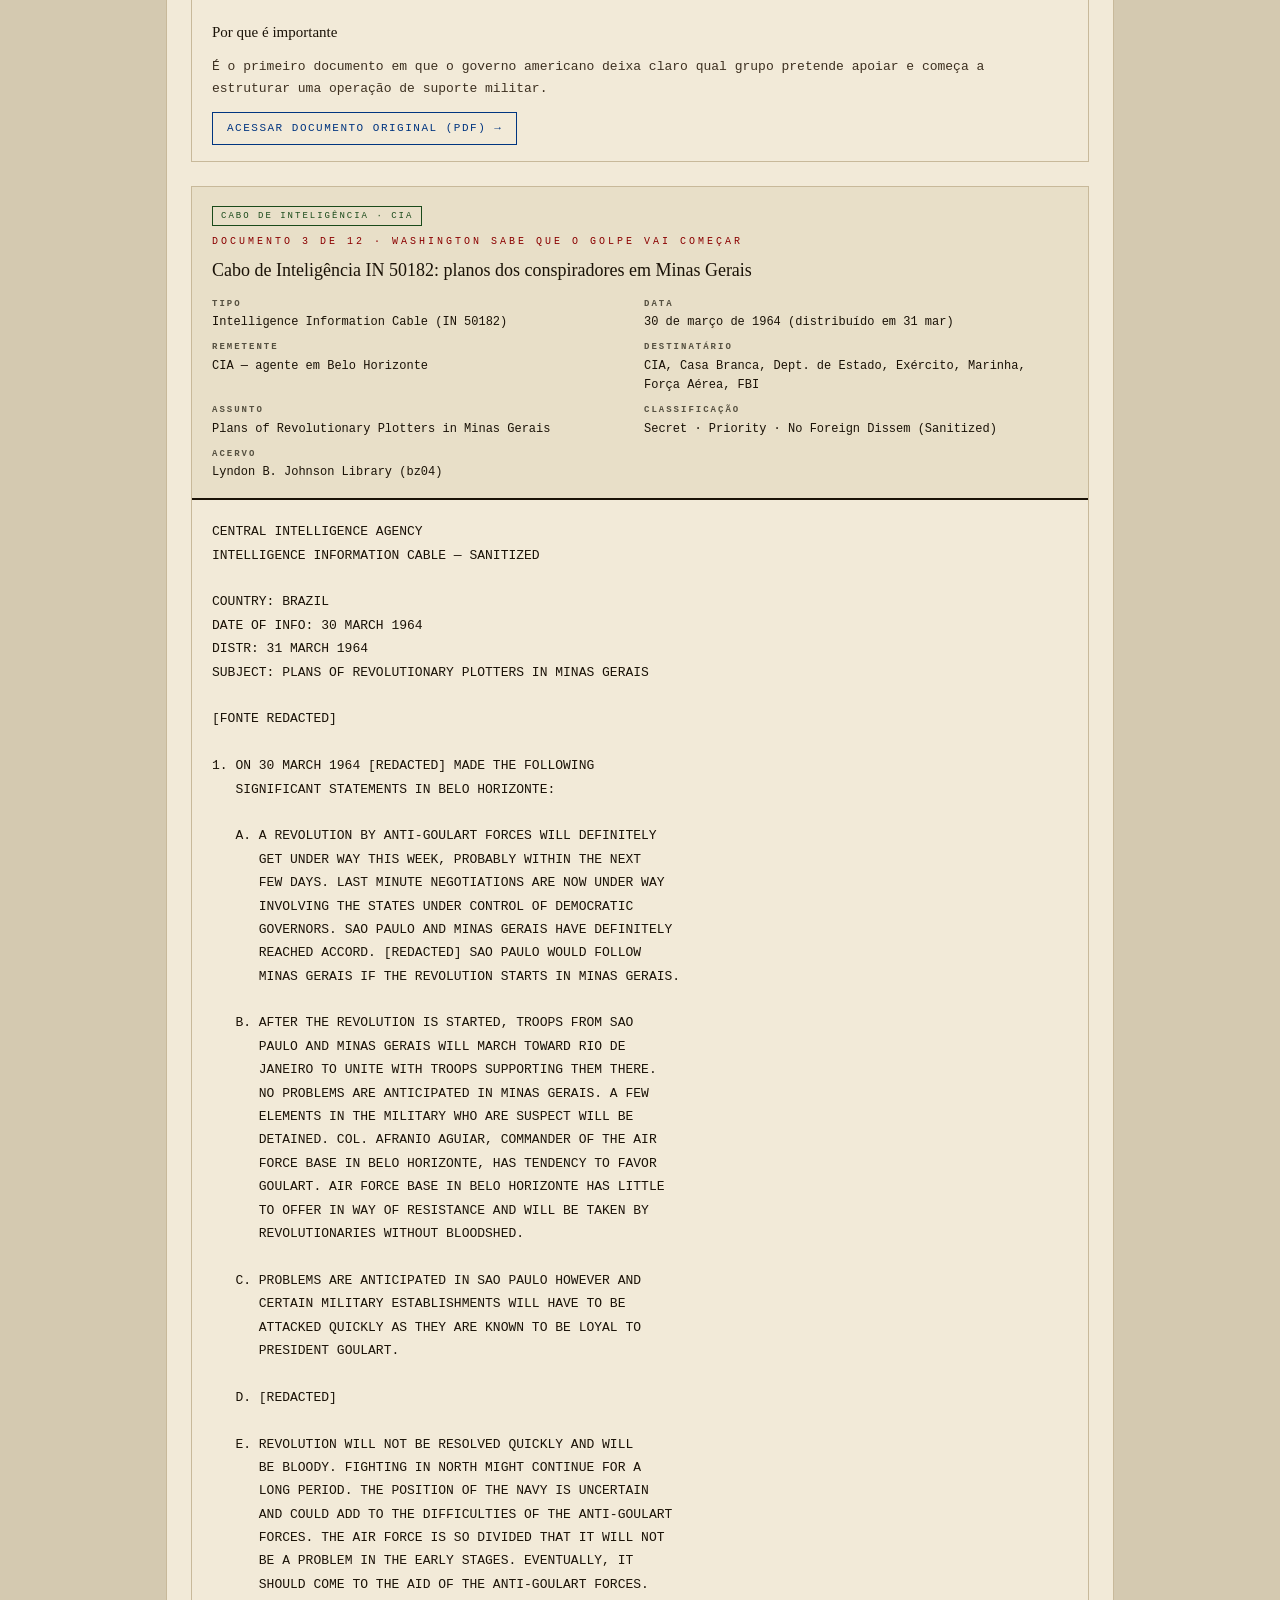
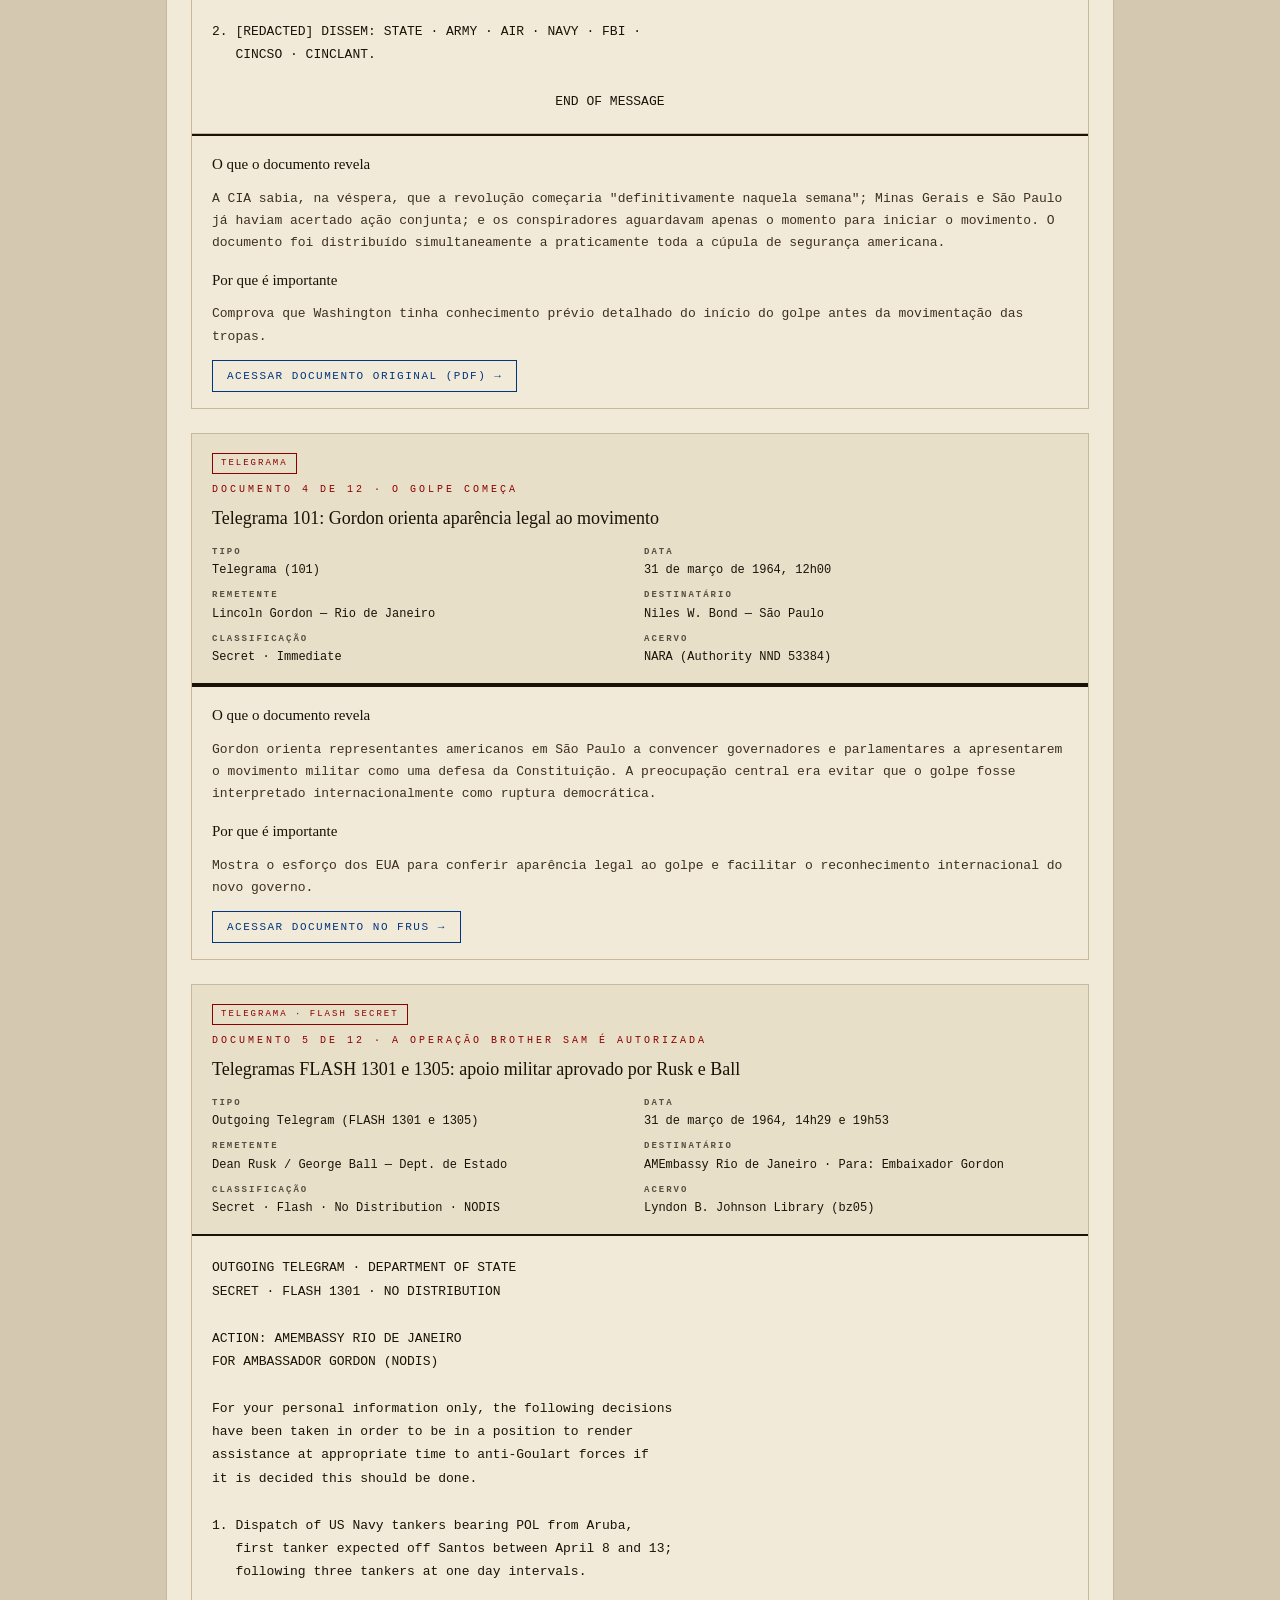
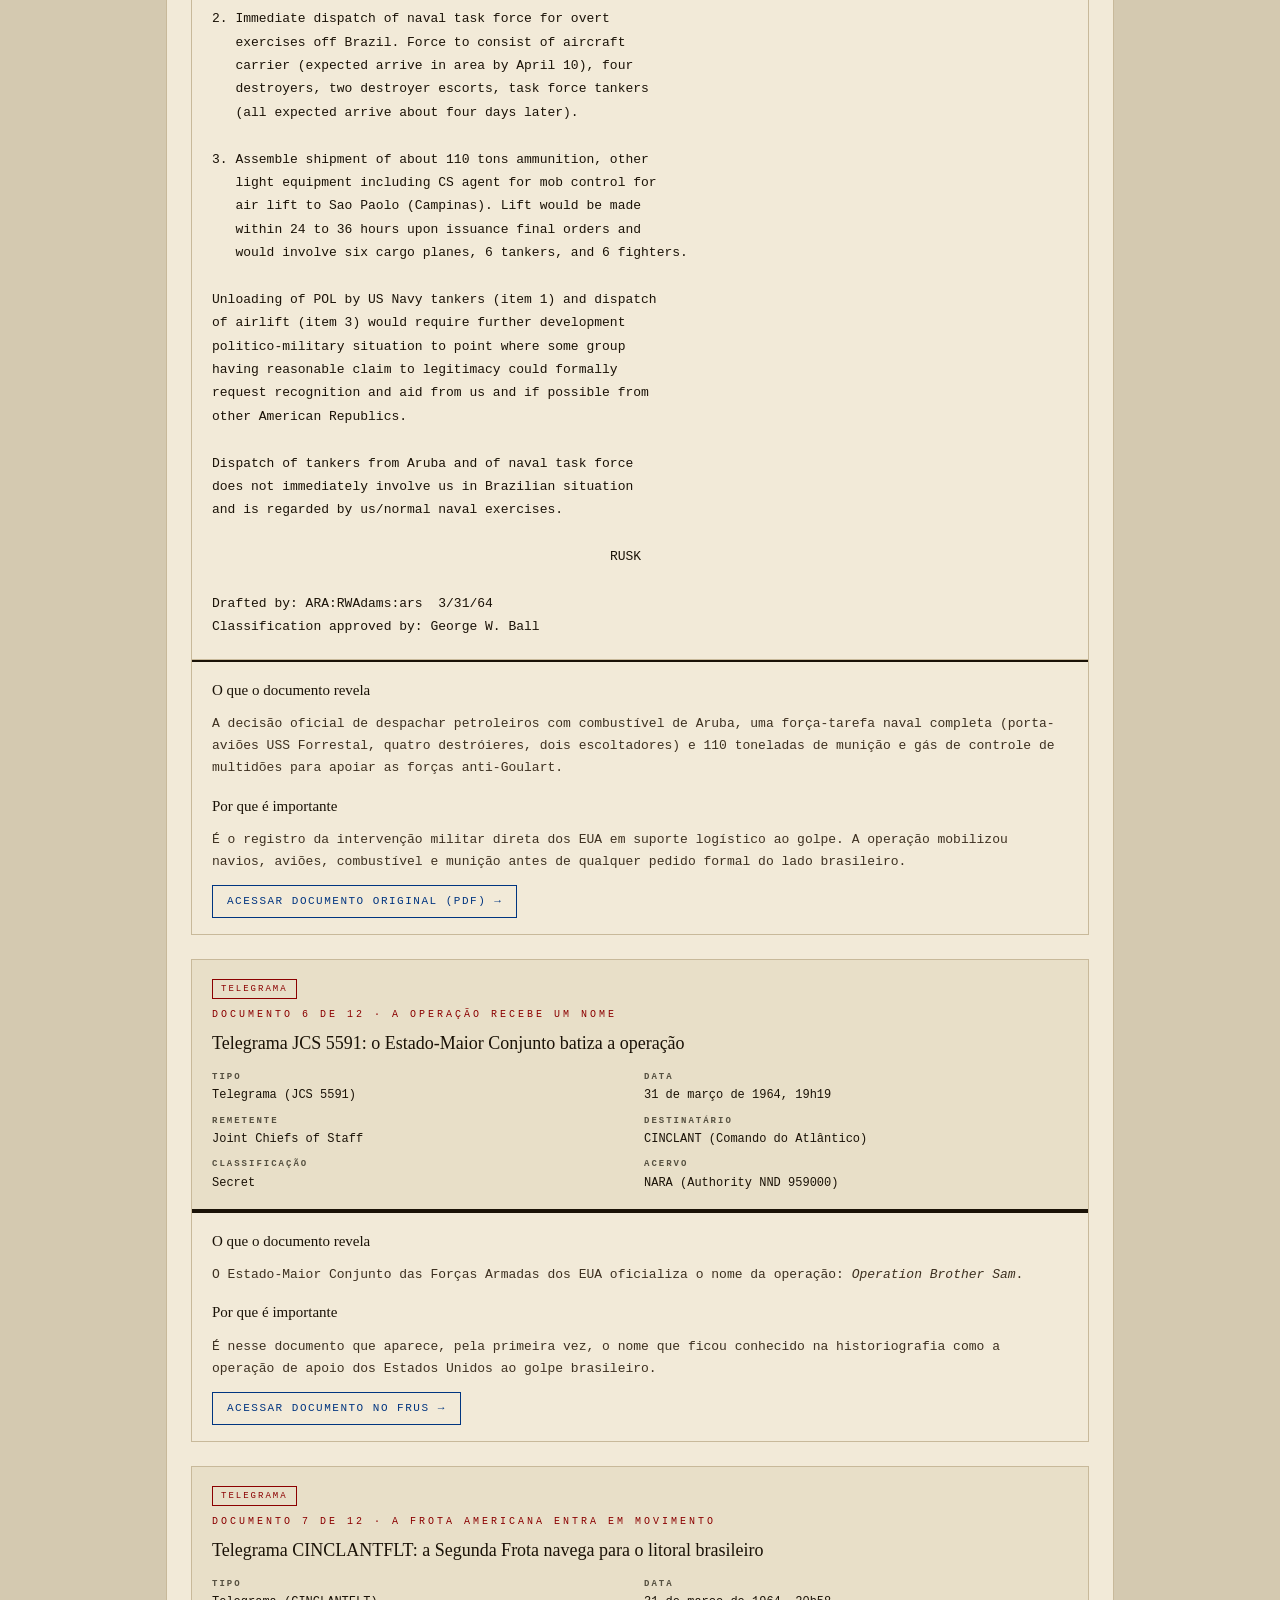
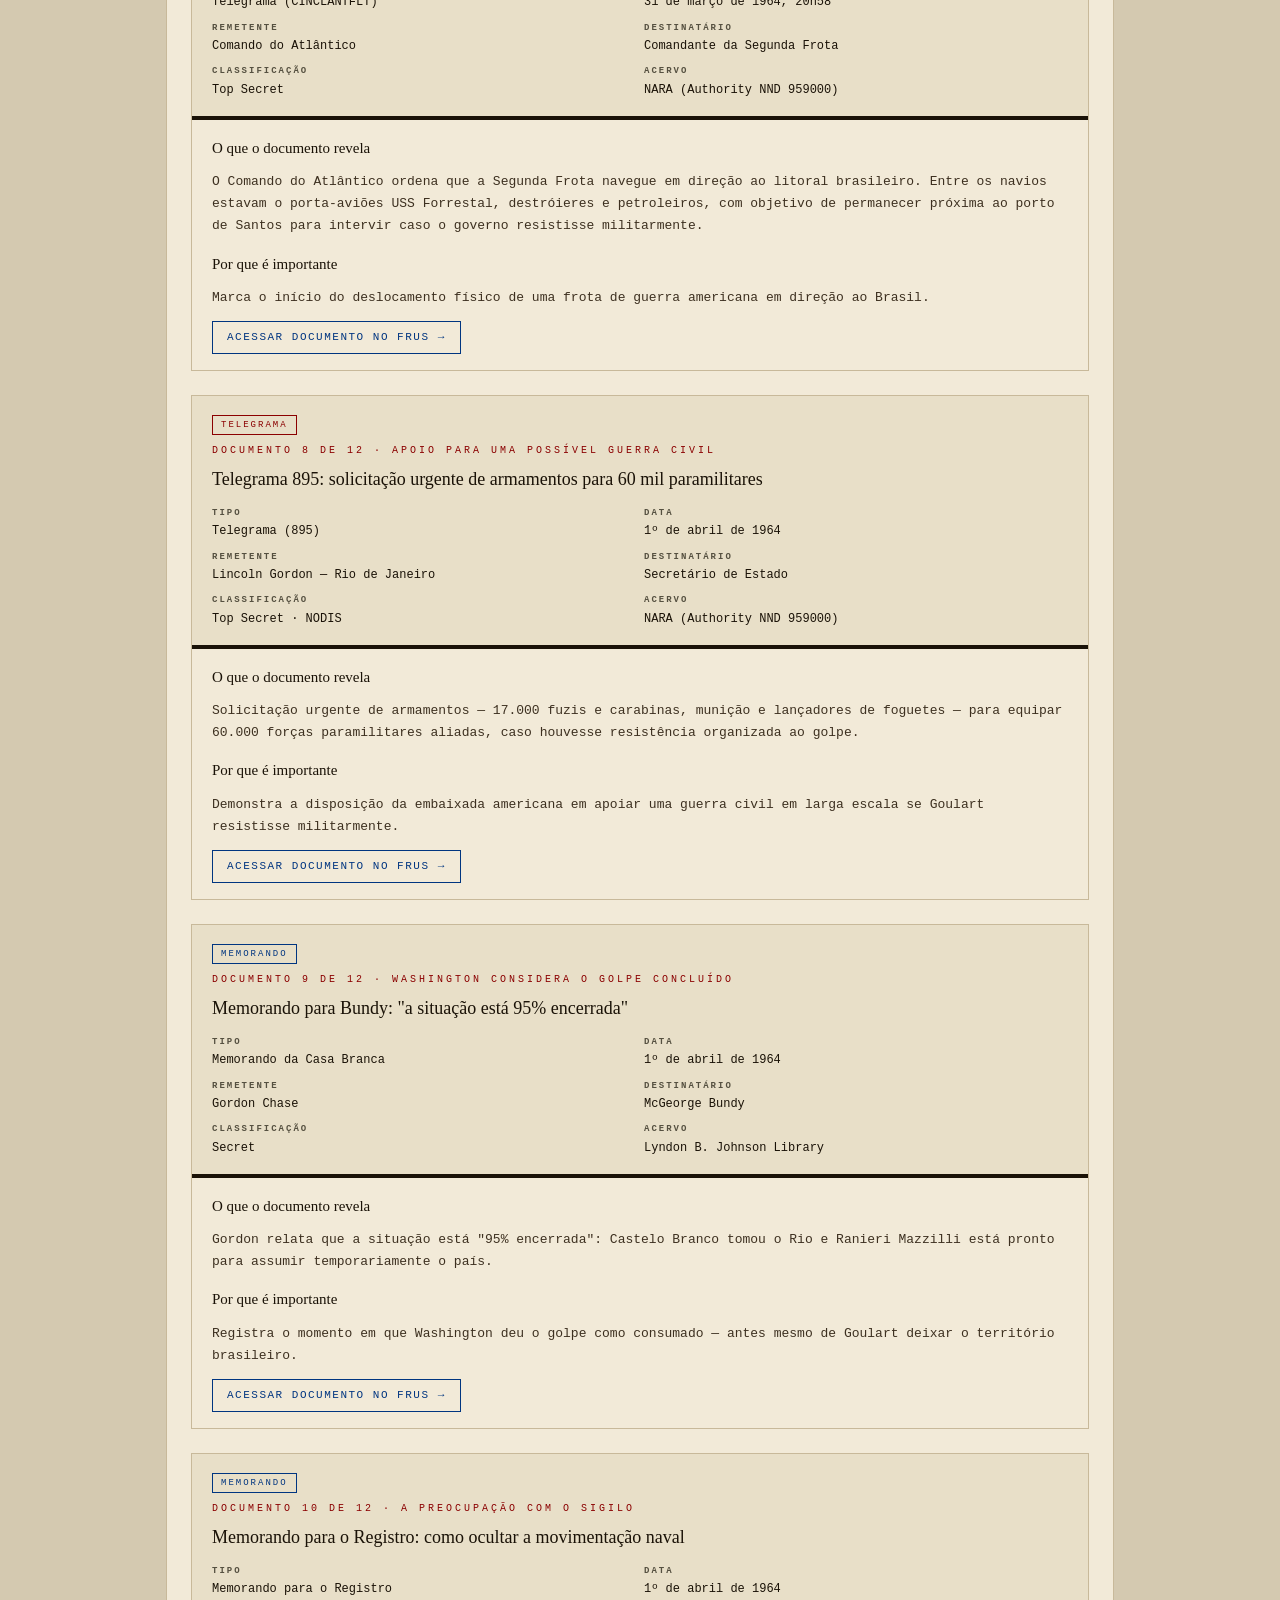
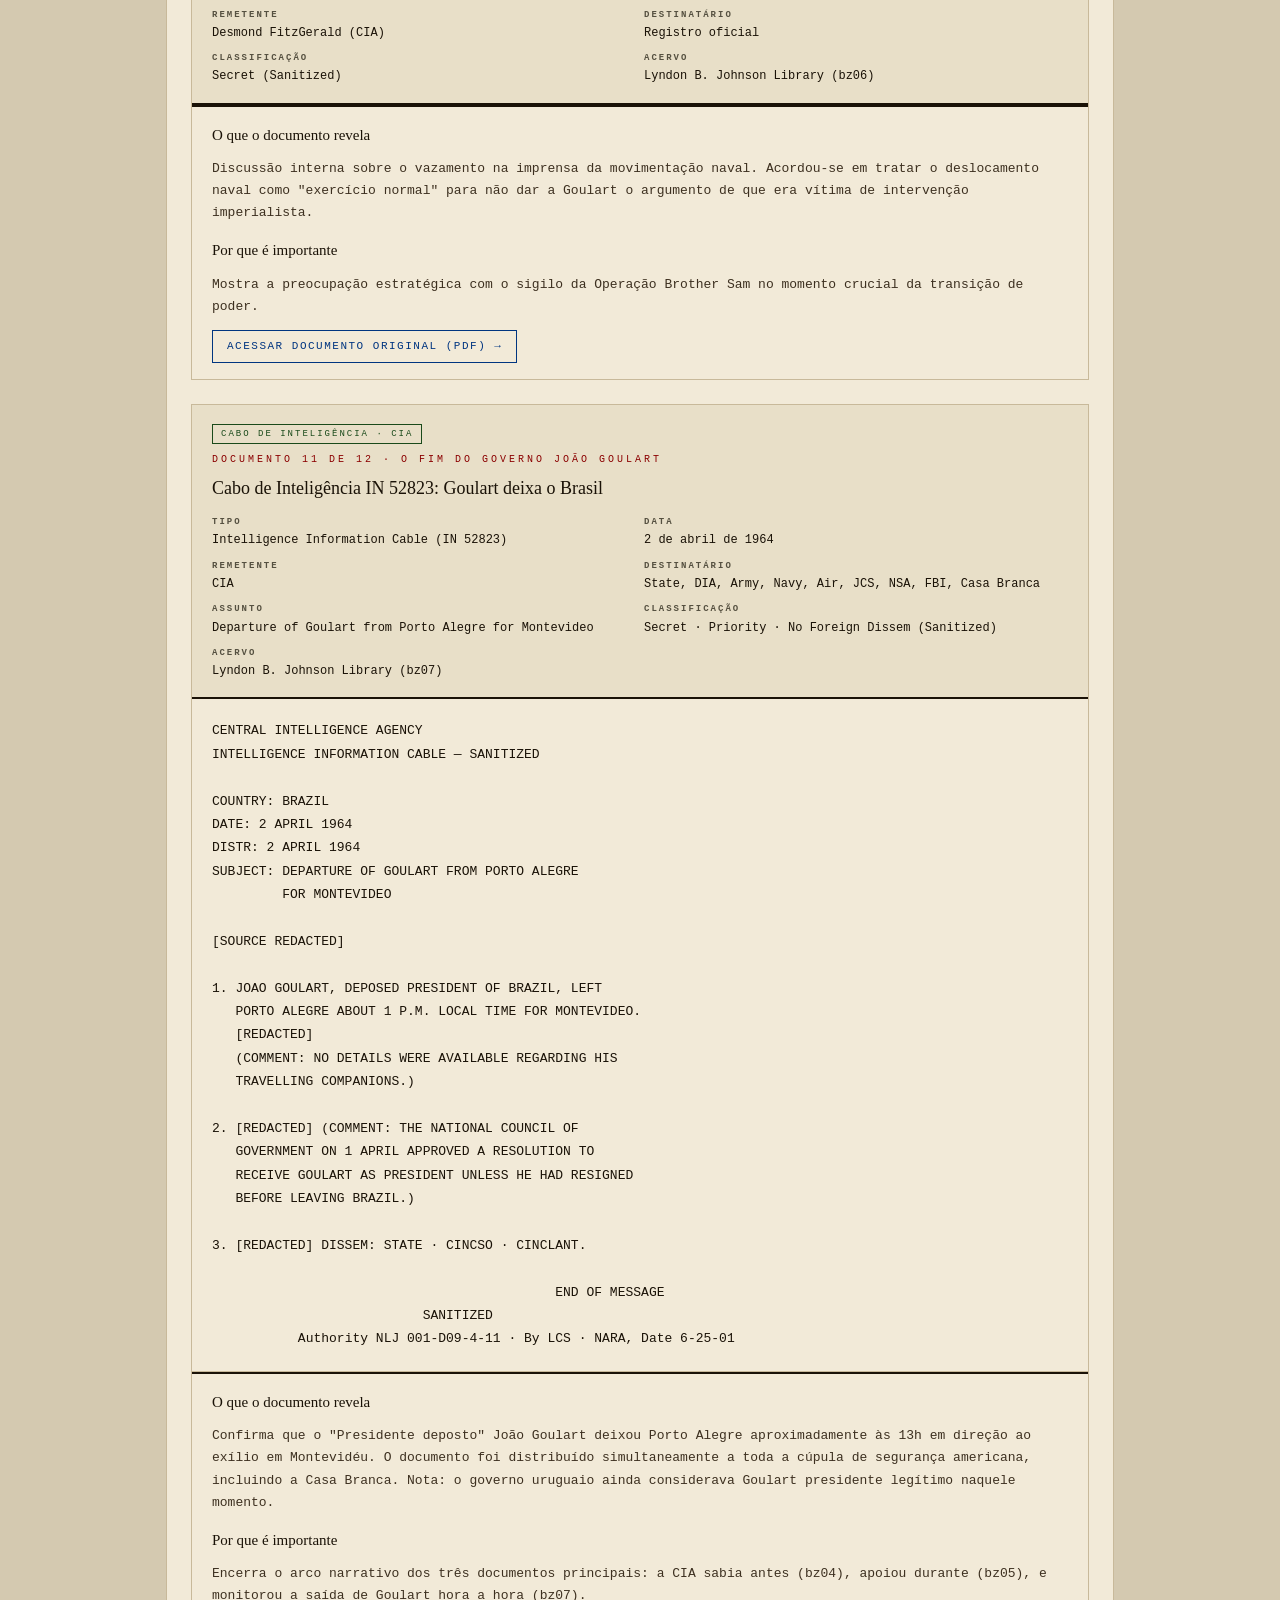
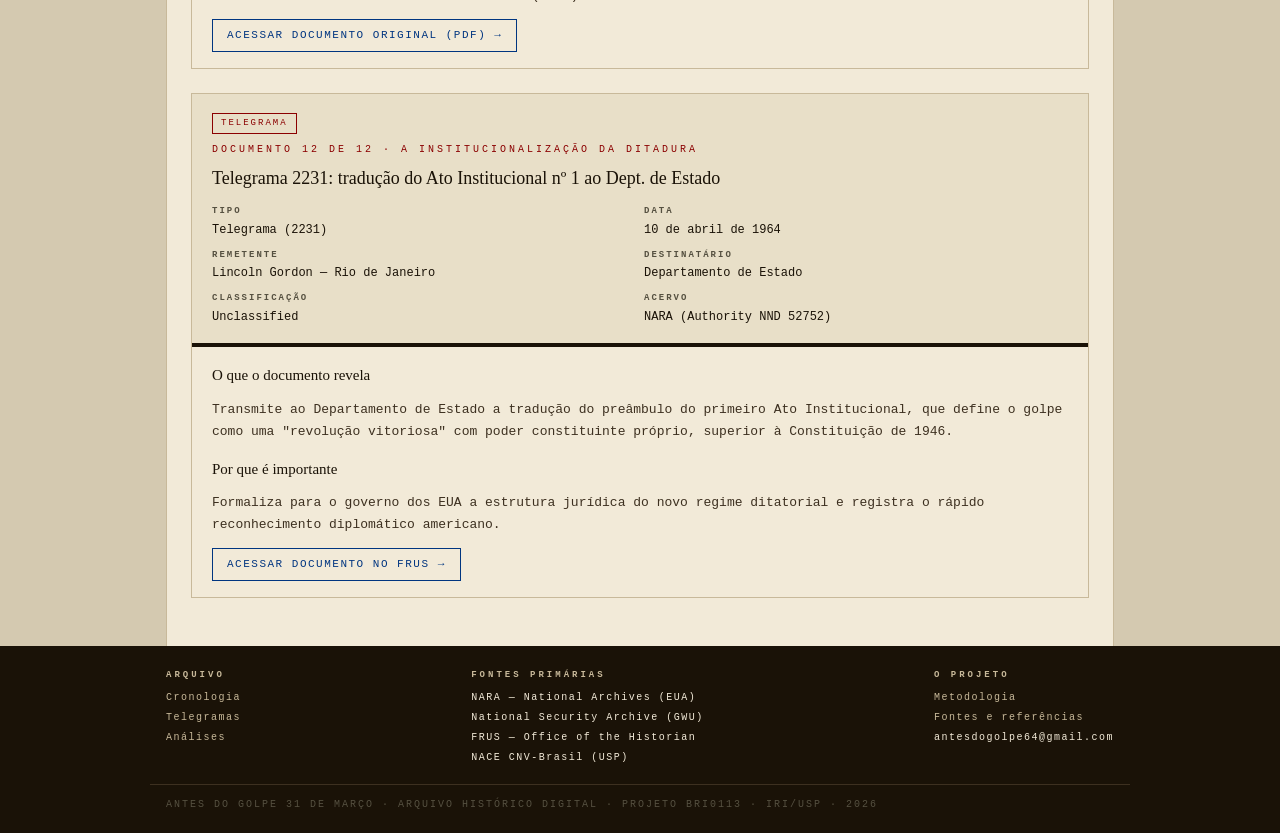
<file: pages/telegramas.html>
<!DOCTYPE html>
<html lang="pt-BR">
<head>
  <meta charset="UTF-8">
  <meta name="viewport" content="width=device-width, initial-scale=1.0">
  <title>Telegramas · Antes do Golpe 31 de Março</title>
  <link rel="stylesheet" href="../css/style.css">
  <style>
    .link-acesso {
      display: inline-block;
      margin-top: 12px;
      font-size: 11px;
      letter-spacing: 1.5px;
      text-transform: uppercase;
      color: var(--azul);
      border: 1px solid var(--azul);
      padding: 6px 14px;
      text-decoration: none;
    }
    .link-acesso:hover { background: var(--azul); color: var(--papel); }
    .doc-tipo-badge {
      display: inline-block;
      font-size: 9px;
      letter-spacing: 2px;
      text-transform: uppercase;
      border: 1px solid var(--papel-borda);
      padding: 2px 8px;
      margin-bottom: 8px;
      color: var(--cinza);
    }
    .doc-tipo-badge.telegrama { border-color: var(--vermelho); color: var(--vermelho); }
    .doc-tipo-badge.cabo { border-color: var(--verde); color: var(--verde); }
    .doc-tipo-badge.memorando { border-color: var(--azul); color: var(--azul); }
  </style>
</head>
<body>
<div class="classify-bar">— documento desclassificado — uso público autorizado —</div>
<div class="meta-bar"><div class="container"><span>ARQUIVO HISTÓRICO DIGITAL · SÉRIE: MARÇO–ABRIL 1964</span><span>FONTES: NARA · NATIONAL SECURITY ARCHIVE · FRUS · NACE CNV-BRASIL</span></div></div>
<header class="site-header">
  <div class="container">
    <div class="header-left">
      <div class="header-eyebrow">arquivo histórico · telegramas & documentos desclassificados</div>
      <div class="site-title">ANTES DO GOLPE <span>31 DE MARÇO</span></div>
      <div class="site-subtitle">OS DIAS QUE ANTECEDERAM O GOLPE MILITAR DE 1964</div>
    </div>
  </div>
</header>
<nav class="site-nav">
  <div class="container">
    <a class="nav-item" href="../index.html">Apresentação</a>
    <a class="nav-item" href="cronologia.html">Cronologia</a>
    <a class="nav-item active" href="telegramas.html">Telegramas</a>
    <a class="nav-item" href="analises.html">Análises</a>
    <a class="nav-item" href="envolvidos.html">Envolvidos</a>
    <a class="nav-item" href="sobre.html">O Projeto</a>
  </div>
</nav>
<div class="stamp-row"><div class="container"><span class="stamp">SECRETO</span><span class="stamp azul">DESCLASSIFICADO</span><span>· TRANSCRIÇÕES VERIFICADAS CONTRA ORIGINAIS ·</span></div></div>

<div class="container">
  <div class="page-header">
    <a class="back-link" href="../index.html">← Voltar à apresentação</a>
    <h1 style="font-family:Georgia,serif;font-size:28px;font-weight:normal;margin-bottom:8px;">Telegramas e documentos primários</h1>
    <p style="font-size:12px;color:var(--cinza);letter-spacing:1.5px;">12 DOCUMENTOS · NOVEMBRO DE 1963 A ABRIL DE 1964</p>
  </div>

  <div class="page-content">
    <p style="font-size:13px;line-height:1.8;color:var(--tinta-suave);margin-bottom:28px;border-bottom:1px solid var(--papel-borda);padding-bottom:20px;">Os documentos a seguir foram produzidos pelo governo dos Estados Unidos entre novembro de 1963 e abril de 1964. Os que são telegramas trazem a transcrição do conteúdo original. Os demais documentos (airgrams, memorandos, cabos de inteligência) incluem o link de acesso ao arquivo público original.</p>

    <!-- DOC 1 -->
    <div class="telegrama-doc">
      <div class="telegrama-doc-header">
        <span class="doc-tipo-badge memorando">Airgram</span>
        <div style="font-size:10px;letter-spacing:3px;color:var(--vermelho);margin-bottom:6px;text-transform:uppercase;">Documento 1 de 12 · Planejamento inicial da intervenção</div>
        <div style="font-family:Georgia,serif;font-size:18px;margin-bottom:12px;">Airgram A-568: plano de contingência para o Brasil</div>
        <div class="telegrama-doc-grid">
          <div class="telegrama-doc-field"><strong>Tipo</strong>Airgram (A-568)</div>
          <div class="telegrama-doc-field"><strong>Data</strong>4 de novembro de 1963</div>
          <div class="telegrama-doc-field"><strong>Remetente</strong>Lincoln Gordon — Embaixada dos EUA, Rio de Janeiro</div>
          <div class="telegrama-doc-field"><strong>Destinatário</strong>Departamento de Estado</div>
          <div class="telegrama-doc-field"><strong>Assunto</strong>Contingency Planning — Brazil</div>
          <div class="telegrama-doc-field"><strong>Classificação</strong>Top Secret (Grup 1)</div>
          <div class="telegrama-doc-field"><strong>Acervo</strong>John F. Kennedy Presidential Library</div>
        </div>
      </div>
      <div class="telegrama-doc-analysis">
        <h3>O que o documento revela</h3>
        <p>O Airgram apresenta um plano de contingência caso Goulart adotasse medidas consideradas "claramente inconstitucionais". O documento identifica oficiais militares brasileiros dispostos a agir contra o governo e analisa quais seriam as possibilidades de apoio americano.</p>
        <h3 style="margin-top:14px;">Por que é importante</h3>
        <p>Demonstra que o apoio dos Estados Unidos ao golpe não surgiu apenas em março de 1964. O planejamento político e militar começou cerca de cinco meses antes da deposição de João Goulart.</p>
        <a href="https://nacecnv-brasil.prceu.usp.br/eua-e-ditadura/br-sp-iri-usp-eua-cp-rcm-g64-1963-11-04/" target="_blank" rel="noopener" class="link-acesso">Acessar documento original →</a>
      </div>
    </div>

    <!-- DOC 2 -->
    <div class="telegrama-doc">
      <div class="telegrama-doc-header">
        <span class="doc-tipo-badge telegrama">Telegrama</span>
        <div style="font-size:10px;letter-spacing:3px;color:var(--vermelho);margin-bottom:6px;text-transform:uppercase;">Documento 2 de 12 · Gordon recomenda apoio aos conspiradores</div>
        <div style="font-family:Georgia,serif;font-size:18px;margin-bottom:12px;">Telegrama RIOD 3824: Washington é alertada</div>
        <div class="telegrama-doc-grid">
          <div class="telegrama-doc-field"><strong>Tipo</strong>Telegrama (RIOD 3824)</div>
          <div class="telegrama-doc-field"><strong>Data</strong>27 de março de 1964</div>
          <div class="telegrama-doc-field"><strong>Remetente</strong>Lincoln Gordon — Rio de Janeiro</div>
          <div class="telegrama-doc-field"><strong>Destinatário</strong>Dean Rusk e cúpula de segurança nacional</div>
          <div class="telegrama-doc-field"><strong>Classificação</strong>Top Secret (RYBAT)</div>
          <div class="telegrama-doc-field"><strong>Acervo</strong>Lyndon B. Johnson Library (bz02)</div>
        </div>
      </div>
      <div class="telegrama-doc-analysis">
        <h3>O que o documento revela</h3>
        <p>Lincoln Gordon informa ao governo americano que considera João Goulart um risco à estabilidade democrática; identifica Humberto Castelo Branco como principal liderança da conspiração; recomenda que os Estados Unidos apoiem os conspiradores com armamentos e apoio logístico; e sugere o envio de uma força naval para a costa brasileira.</p>
        <h3 style="margin-top:14px;">Por que é importante</h3>
        <p>É o primeiro documento em que o governo americano deixa claro qual grupo pretende apoiar e começa a estruturar uma operação de suporte militar.</p>
        <a href="https://nsarchive2.gwu.edu/NSAEBB/NSAEBB118/bz02.pdf" target="_blank" rel="noopener" class="link-acesso">Acessar documento original (PDF) →</a>
      </div>
    </div>

    <!-- DOC 3 — TRANSCRIÇÃO -->
    <div class="telegrama-doc">
      <div class="telegrama-doc-header">
        <span class="doc-tipo-badge cabo">Cabo de inteligência · CIA</span>
        <div style="font-size:10px;letter-spacing:3px;color:var(--vermelho);margin-bottom:6px;text-transform:uppercase;">Documento 3 de 12 · Washington sabe que o golpe vai começar</div>
        <div style="font-family:Georgia,serif;font-size:18px;margin-bottom:12px;">Cabo de Inteligência IN 50182: planos dos conspiradores em Minas Gerais</div>
        <div class="telegrama-doc-grid">
          <div class="telegrama-doc-field"><strong>Tipo</strong>Intelligence Information Cable (IN 50182)</div>
          <div class="telegrama-doc-field"><strong>Data</strong>30 de março de 1964 (distribuído em 31 mar)</div>
          <div class="telegrama-doc-field"><strong>Remetente</strong>CIA — agente em Belo Horizonte</div>
          <div class="telegrama-doc-field"><strong>Destinatário</strong>CIA, Casa Branca, Dept. de Estado, Exército, Marinha, Força Aérea, FBI</div>
          <div class="telegrama-doc-field"><strong>Assunto</strong>Plans of Revolutionary Plotters in Minas Gerais</div>
          <div class="telegrama-doc-field"><strong>Classificação</strong>Secret · Priority · No Foreign Dissem (Sanitized)</div>
          <div class="telegrama-doc-field"><strong>Acervo</strong>Lyndon B. Johnson Library (bz04)</div>
        </div>
      </div>
      <div class="telegrama-doc-body">CENTRAL INTELLIGENCE AGENCY
INTELLIGENCE INFORMATION CABLE — SANITIZED

COUNTRY: BRAZIL
DATE OF INFO: 30 MARCH 1964
DISTR: 31 MARCH 1964
SUBJECT: PLANS OF REVOLUTIONARY PLOTTERS IN MINAS GERAIS

[FONTE REDACTED]

1. ON 30 MARCH 1964 [REDACTED] MADE THE FOLLOWING
   SIGNIFICANT STATEMENTS IN BELO HORIZONTE:

   A. A REVOLUTION BY ANTI-GOULART FORCES WILL DEFINITELY
      GET UNDER WAY THIS WEEK, PROBABLY WITHIN THE NEXT
      FEW DAYS. LAST MINUTE NEGOTIATIONS ARE NOW UNDER WAY
      INVOLVING THE STATES UNDER CONTROL OF DEMOCRATIC
      GOVERNORS. SAO PAULO AND MINAS GERAIS HAVE DEFINITELY
      REACHED ACCORD. [REDACTED] SAO PAULO WOULD FOLLOW
      MINAS GERAIS IF THE REVOLUTION STARTS IN MINAS GERAIS.

   B. AFTER THE REVOLUTION IS STARTED, TROOPS FROM SAO
      PAULO AND MINAS GERAIS WILL MARCH TOWARD RIO DE
      JANEIRO TO UNITE WITH TROOPS SUPPORTING THEM THERE.
      NO PROBLEMS ARE ANTICIPATED IN MINAS GERAIS. A FEW
      ELEMENTS IN THE MILITARY WHO ARE SUSPECT WILL BE
      DETAINED. COL. AFRANIO AGUIAR, COMMANDER OF THE AIR
      FORCE BASE IN BELO HORIZONTE, HAS TENDENCY TO FAVOR
      GOULART. AIR FORCE BASE IN BELO HORIZONTE HAS LITTLE
      TO OFFER IN WAY OF RESISTANCE AND WILL BE TAKEN BY
      REVOLUTIONARIES WITHOUT BLOODSHED.

   C. PROBLEMS ARE ANTICIPATED IN SAO PAULO HOWEVER AND
      CERTAIN MILITARY ESTABLISHMENTS WILL HAVE TO BE
      ATTACKED QUICKLY AS THEY ARE KNOWN TO BE LOYAL TO
      PRESIDENT GOULART.

   D. [REDACTED]

   E. REVOLUTION WILL NOT BE RESOLVED QUICKLY AND WILL
      BE BLOODY. FIGHTING IN NORTH MIGHT CONTINUE FOR A
      LONG PERIOD. THE POSITION OF THE NAVY IS UNCERTAIN
      AND COULD ADD TO THE DIFFICULTIES OF THE ANTI-GOULART
      FORCES. THE AIR FORCE IS SO DIVIDED THAT IT WILL NOT
      BE A PROBLEM IN THE EARLY STAGES. EVENTUALLY, IT
      SHOULD COME TO THE AID OF THE ANTI-GOULART FORCES.

2. [REDACTED] DISSEM: STATE · ARMY · AIR · NAVY · FBI ·
   CINCSO · CINCLANT.

                                            END OF MESSAGE</div>
      <div class="telegrama-doc-analysis">
        <h3>O que o documento revela</h3>
        <p>A CIA sabia, na véspera, que a revolução começaria "definitivamente naquela semana"; Minas Gerais e São Paulo já haviam acertado ação conjunta; e os conspiradores aguardavam apenas o momento para iniciar o movimento. O documento foi distribuído simultaneamente a praticamente toda a cúpula de segurança americana.</p>
        <h3 style="margin-top:14px;">Por que é importante</h3>
        <p>Comprova que Washington tinha conhecimento prévio detalhado do início do golpe antes da movimentação das tropas.</p>
        <a href="https://nsarchive2.gwu.edu/NSAEBB/NSAEBB118/bz04.pdf" target="_blank" rel="noopener" class="link-acesso">Acessar documento original (PDF) →</a>
      </div>
    </div>

    <!-- DOC 4 -->
    <div class="telegrama-doc">
      <div class="telegrama-doc-header">
        <span class="doc-tipo-badge telegrama">Telegrama</span>
        <div style="font-size:10px;letter-spacing:3px;color:var(--vermelho);margin-bottom:6px;text-transform:uppercase;">Documento 4 de 12 · O golpe começa</div>
        <div style="font-family:Georgia,serif;font-size:18px;margin-bottom:12px;">Telegrama 101: Gordon orienta aparência legal ao movimento</div>
        <div class="telegrama-doc-grid">
          <div class="telegrama-doc-field"><strong>Tipo</strong>Telegrama (101)</div>
          <div class="telegrama-doc-field"><strong>Data</strong>31 de março de 1964, 12h00</div>
          <div class="telegrama-doc-field"><strong>Remetente</strong>Lincoln Gordon — Rio de Janeiro</div>
          <div class="telegrama-doc-field"><strong>Destinatário</strong>Niles W. Bond — São Paulo</div>
          <div class="telegrama-doc-field"><strong>Classificação</strong>Secret · Immediate</div>
          <div class="telegrama-doc-field"><strong>Acervo</strong>NARA (Authority NND 53384)</div>
        </div>
      </div>
      <div class="telegrama-doc-analysis">
        <h3>O que o documento revela</h3>
        <p>Gordon orienta representantes americanos em São Paulo a convencer governadores e parlamentares a apresentarem o movimento militar como uma defesa da Constituição. A preocupação central era evitar que o golpe fosse interpretado internacionalmente como ruptura democrática.</p>
        <h3 style="margin-top:14px;">Por que é importante</h3>
        <p>Mostra o esforço dos EUA para conferir aparência legal ao golpe e facilitar o reconhecimento internacional do novo governo.</p>
        <a href="https://history.state.gov/historicaldocuments/frus1964-68v31/d191" target="_blank" rel="noopener" class="link-acesso">Acessar documento no FRUS →</a>
      </div>
    </div>

    <!-- DOC 5 — TRANSCRIÇÃO -->
    <div class="telegrama-doc">
      <div class="telegrama-doc-header">
        <span class="doc-tipo-badge telegrama">Telegrama · Flash Secret</span>
        <div style="font-size:10px;letter-spacing:3px;color:var(--vermelho);margin-bottom:6px;text-transform:uppercase;">Documento 5 de 12 · A Operação Brother Sam é autorizada</div>
        <div style="font-family:Georgia,serif;font-size:18px;margin-bottom:12px;">Telegramas FLASH 1301 e 1305: apoio militar aprovado por Rusk e Ball</div>
        <div class="telegrama-doc-grid">
          <div class="telegrama-doc-field"><strong>Tipo</strong>Outgoing Telegram (FLASH 1301 e 1305)</div>
          <div class="telegrama-doc-field"><strong>Data</strong>31 de março de 1964, 14h29 e 19h53</div>
          <div class="telegrama-doc-field"><strong>Remetente</strong>Dean Rusk / George Ball — Dept. de Estado</div>
          <div class="telegrama-doc-field"><strong>Destinatário</strong>AMEmbassy Rio de Janeiro · Para: Embaixador Gordon</div>
          <div class="telegrama-doc-field"><strong>Classificação</strong>Secret · Flash · No Distribution · NODIS</div>
          <div class="telegrama-doc-field"><strong>Acervo</strong>Lyndon B. Johnson Library (bz05)</div>
        </div>
      </div>
      <div class="telegrama-doc-body">OUTGOING TELEGRAM · DEPARTMENT OF STATE
SECRET · FLASH 1301 · NO DISTRIBUTION

ACTION: AMEMBASSY RIO DE JANEIRO
FOR AMBASSADOR GORDON (NODIS)

For your personal information only, the following decisions
have been taken in order to be in a position to render
assistance at appropriate time to anti-Goulart forces if
it is decided this should be done.

1. Dispatch of US Navy tankers bearing POL from Aruba,
   first tanker expected off Santos between April 8 and 13;
   following three tankers at one day intervals.

2. Immediate dispatch of naval task force for overt
   exercises off Brazil. Force to consist of aircraft
   carrier (expected arrive in area by April 10), four
   destroyers, two destroyer escorts, task force tankers
   (all expected arrive about four days later).

3. Assemble shipment of about 110 tons ammunition, other
   light equipment including CS agent for mob control for
   air lift to Sao Paolo (Campinas). Lift would be made
   within 24 to 36 hours upon issuance final orders and
   would involve six cargo planes, 6 tankers, and 6 fighters.

Unloading of POL by US Navy tankers (item 1) and dispatch
of airlift (item 3) would require further development
politico-military situation to point where some group
having reasonable claim to legitimacy could formally
request recognition and aid from us and if possible from
other American Republics.

Dispatch of tankers from Aruba and of naval task force
does not immediately involve us in Brazilian situation
and is regarded by us/normal naval exercises.

                                                   RUSK

Drafted by: ARA:RWAdams:ars  3/31/64
Classification approved by: George W. Ball</div>
      <div class="telegrama-doc-analysis">
        <h3>O que o documento revela</h3>
        <p>A decisão oficial de despachar petroleiros com combustível de Aruba, uma força-tarefa naval completa (porta-aviões USS Forrestal, quatro destróieres, dois escoltadores) e 110 toneladas de munição e gás de controle de multidões para apoiar as forças anti-Goulart.</p>
        <h3 style="margin-top:14px;">Por que é importante</h3>
        <p>É o registro da intervenção militar direta dos EUA em suporte logístico ao golpe. A operação mobilizou navios, aviões, combustível e munição antes de qualquer pedido formal do lado brasileiro.</p>
        <a href="https://nsarchive2.gwu.edu/NSAEBB/NSAEBB118/bz05.pdf" target="_blank" rel="noopener" class="link-acesso">Acessar documento original (PDF) →</a>
      </div>
    </div>

    <!-- DOC 6 -->
    <div class="telegrama-doc">
      <div class="telegrama-doc-header">
        <span class="doc-tipo-badge telegrama">Telegrama</span>
        <div style="font-size:10px;letter-spacing:3px;color:var(--vermelho);margin-bottom:6px;text-transform:uppercase;">Documento 6 de 12 · A operação recebe um nome</div>
        <div style="font-family:Georgia,serif;font-size:18px;margin-bottom:12px;">Telegrama JCS 5591: o Estado-Maior Conjunto batiza a operação</div>
        <div class="telegrama-doc-grid">
          <div class="telegrama-doc-field"><strong>Tipo</strong>Telegrama (JCS 5591)</div>
          <div class="telegrama-doc-field"><strong>Data</strong>31 de março de 1964, 19h19</div>
          <div class="telegrama-doc-field"><strong>Remetente</strong>Joint Chiefs of Staff</div>
          <div class="telegrama-doc-field"><strong>Destinatário</strong>CINCLANT (Comando do Atlântico)</div>
          <div class="telegrama-doc-field"><strong>Classificação</strong>Secret</div>
          <div class="telegrama-doc-field"><strong>Acervo</strong>NARA (Authority NND 959000)</div>
        </div>
      </div>
      <div class="telegrama-doc-analysis">
        <h3>O que o documento revela</h3>
        <p>O Estado-Maior Conjunto das Forças Armadas dos EUA oficializa o nome da operação: <em>Operation Brother Sam</em>.</p>
        <h3 style="margin-top:14px;">Por que é importante</h3>
        <p>É nesse documento que aparece, pela primeira vez, o nome que ficou conhecido na historiografia como a operação de apoio dos Estados Unidos ao golpe brasileiro.</p>
        <a href="https://history.state.gov/historicaldocuments/frus1964-68v31/d196" target="_blank" rel="noopener" class="link-acesso">Acessar documento no FRUS →</a>
      </div>
    </div>

    <!-- DOC 7 -->
    <div class="telegrama-doc">
      <div class="telegrama-doc-header">
        <span class="doc-tipo-badge telegrama">Telegrama</span>
        <div style="font-size:10px;letter-spacing:3px;color:var(--vermelho);margin-bottom:6px;text-transform:uppercase;">Documento 7 de 12 · A frota americana entra em movimento</div>
        <div style="font-family:Georgia,serif;font-size:18px;margin-bottom:12px;">Telegrama CINCLANTFLT: a Segunda Frota navega para o litoral brasileiro</div>
        <div class="telegrama-doc-grid">
          <div class="telegrama-doc-field"><strong>Tipo</strong>Telegrama (CINCLANTFLT)</div>
          <div class="telegrama-doc-field"><strong>Data</strong>31 de março de 1964, 20h58</div>
          <div class="telegrama-doc-field"><strong>Remetente</strong>Comando do Atlântico</div>
          <div class="telegrama-doc-field"><strong>Destinatário</strong>Comandante da Segunda Frota</div>
          <div class="telegrama-doc-field"><strong>Classificação</strong>Top Secret</div>
          <div class="telegrama-doc-field"><strong>Acervo</strong>NARA (Authority NND 959000)</div>
        </div>
      </div>
      <div class="telegrama-doc-analysis">
        <h3>O que o documento revela</h3>
        <p>O Comando do Atlântico ordena que a Segunda Frota navegue em direção ao litoral brasileiro. Entre os navios estavam o porta-aviões USS Forrestal, destróieres e petroleiros, com objetivo de permanecer próxima ao porto de Santos para intervir caso o governo resistisse militarmente.</p>
        <h3 style="margin-top:14px;">Por que é importante</h3>
        <p>Marca o início do deslocamento físico de uma frota de guerra americana em direção ao Brasil.</p>
        <a href="https://history.state.gov/historicaldocuments/frus1964-68v31/d197" target="_blank" rel="noopener" class="link-acesso">Acessar documento no FRUS →</a>
      </div>
    </div>

    <!-- DOC 8 -->
    <div class="telegrama-doc">
      <div class="telegrama-doc-header">
        <span class="doc-tipo-badge telegrama">Telegrama</span>
        <div style="font-size:10px;letter-spacing:3px;color:var(--vermelho);margin-bottom:6px;text-transform:uppercase;">Documento 8 de 12 · Apoio para uma possível guerra civil</div>
        <div style="font-family:Georgia,serif;font-size:18px;margin-bottom:12px;">Telegrama 895: solicitação urgente de armamentos para 60 mil paramilitares</div>
        <div class="telegrama-doc-grid">
          <div class="telegrama-doc-field"><strong>Tipo</strong>Telegrama (895)</div>
          <div class="telegrama-doc-field"><strong>Data</strong>1º de abril de 1964</div>
          <div class="telegrama-doc-field"><strong>Remetente</strong>Lincoln Gordon — Rio de Janeiro</div>
          <div class="telegrama-doc-field"><strong>Destinatário</strong>Secretário de Estado</div>
          <div class="telegrama-doc-field"><strong>Classificação</strong>Top Secret · NODIS</div>
          <div class="telegrama-doc-field"><strong>Acervo</strong>NARA (Authority NND 959000)</div>
        </div>
      </div>
      <div class="telegrama-doc-analysis">
        <h3>O que o documento revela</h3>
        <p>Solicitação urgente de armamentos — 17.000 fuzis e carabinas, munição e lançadores de foguetes — para equipar 60.000 forças paramilitares aliadas, caso houvesse resistência organizada ao golpe.</p>
        <h3 style="margin-top:14px;">Por que é importante</h3>
        <p>Demonstra a disposição da embaixada americana em apoiar uma guerra civil em larga escala se Goulart resistisse militarmente.</p>
        <a href="https://history.state.gov/historicaldocuments/frus1964-68v31/d200" target="_blank" rel="noopener" class="link-acesso">Acessar documento no FRUS →</a>
      </div>
    </div>

    <!-- DOC 9 -->
    <div class="telegrama-doc">
      <div class="telegrama-doc-header">
        <span class="doc-tipo-badge memorando">Memorando</span>
        <div style="font-size:10px;letter-spacing:3px;color:var(--vermelho);margin-bottom:6px;text-transform:uppercase;">Documento 9 de 12 · Washington considera o golpe concluído</div>
        <div style="font-family:Georgia,serif;font-size:18px;margin-bottom:12px;">Memorando para Bundy: "a situação está 95% encerrada"</div>
        <div class="telegrama-doc-grid">
          <div class="telegrama-doc-field"><strong>Tipo</strong>Memorando da Casa Branca</div>
          <div class="telegrama-doc-field"><strong>Data</strong>1º de abril de 1964</div>
          <div class="telegrama-doc-field"><strong>Remetente</strong>Gordon Chase</div>
          <div class="telegrama-doc-field"><strong>Destinatário</strong>McGeorge Bundy</div>
          <div class="telegrama-doc-field"><strong>Classificação</strong>Secret</div>
          <div class="telegrama-doc-field"><strong>Acervo</strong>Lyndon B. Johnson Library</div>
        </div>
      </div>
      <div class="telegrama-doc-analysis">
        <h3>O que o documento revela</h3>
        <p>Gordon relata que a situação está "95% encerrada": Castelo Branco tomou o Rio e Ranieri Mazzilli está pronto para assumir temporariamente o país.</p>
        <h3 style="margin-top:14px;">Por que é importante</h3>
        <p>Registra o momento em que Washington deu o golpe como consumado — antes mesmo de Goulart deixar o território brasileiro.</p>
        <a href="https://history.state.gov/historicaldocuments/frus1964-68v31/d201" target="_blank" rel="noopener" class="link-acesso">Acessar documento no FRUS →</a>
      </div>
    </div>

    <!-- DOC 10 -->
    <div class="telegrama-doc">
      <div class="telegrama-doc-header">
        <span class="doc-tipo-badge memorando">Memorando</span>
        <div style="font-size:10px;letter-spacing:3px;color:var(--vermelho);margin-bottom:6px;text-transform:uppercase;">Documento 10 de 12 · A preocupação com o sigilo</div>
        <div style="font-family:Georgia,serif;font-size:18px;margin-bottom:12px;">Memorando para o Registro: como ocultar a movimentação naval</div>
        <div class="telegrama-doc-grid">
          <div class="telegrama-doc-field"><strong>Tipo</strong>Memorando para o Registro</div>
          <div class="telegrama-doc-field"><strong>Data</strong>1º de abril de 1964</div>
          <div class="telegrama-doc-field"><strong>Remetente</strong>Desmond FitzGerald (CIA)</div>
          <div class="telegrama-doc-field"><strong>Destinatário</strong>Registro oficial</div>
          <div class="telegrama-doc-field"><strong>Classificação</strong>Secret (Sanitized)</div>
          <div class="telegrama-doc-field"><strong>Acervo</strong>Lyndon B. Johnson Library (bz06)</div>
        </div>
      </div>
      <div class="telegrama-doc-analysis">
        <h3>O que o documento revela</h3>
        <p>Discussão interna sobre o vazamento na imprensa da movimentação naval. Acordou-se em tratar o deslocamento naval como "exercício normal" para não dar a Goulart o argumento de que era vítima de intervenção imperialista.</p>
        <h3 style="margin-top:14px;">Por que é importante</h3>
        <p>Mostra a preocupação estratégica com o sigilo da Operação Brother Sam no momento crucial da transição de poder.</p>
        <a href="https://nsarchive2.gwu.edu/NSAEBB/NSAEBB118/bz06.pdf" target="_blank" rel="noopener" class="link-acesso">Acessar documento original (PDF) →</a>
      </div>
    </div>

    <!-- DOC 11 — TRANSCRIÇÃO -->
    <div class="telegrama-doc">
      <div class="telegrama-doc-header">
        <span class="doc-tipo-badge cabo">Cabo de inteligência · CIA</span>
        <div style="font-size:10px;letter-spacing:3px;color:var(--vermelho);margin-bottom:6px;text-transform:uppercase;">Documento 11 de 12 · O fim do governo João Goulart</div>
        <div style="font-family:Georgia,serif;font-size:18px;margin-bottom:12px;">Cabo de Inteligência IN 52823: Goulart deixa o Brasil</div>
        <div class="telegrama-doc-grid">
          <div class="telegrama-doc-field"><strong>Tipo</strong>Intelligence Information Cable (IN 52823)</div>
          <div class="telegrama-doc-field"><strong>Data</strong>2 de abril de 1964</div>
          <div class="telegrama-doc-field"><strong>Remetente</strong>CIA</div>
          <div class="telegrama-doc-field"><strong>Destinatário</strong>State, DIA, Army, Navy, Air, JCS, NSA, FBI, Casa Branca</div>
          <div class="telegrama-doc-field"><strong>Assunto</strong>Departure of Goulart from Porto Alegre for Montevideo</div>
          <div class="telegrama-doc-field"><strong>Classificação</strong>Secret · Priority · No Foreign Dissem (Sanitized)</div>
          <div class="telegrama-doc-field"><strong>Acervo</strong>Lyndon B. Johnson Library (bz07)</div>
        </div>
      </div>
      <div class="telegrama-doc-body">CENTRAL INTELLIGENCE AGENCY
INTELLIGENCE INFORMATION CABLE — SANITIZED

COUNTRY: BRAZIL
DATE: 2 APRIL 1964
DISTR: 2 APRIL 1964
SUBJECT: DEPARTURE OF GOULART FROM PORTO ALEGRE
         FOR MONTEVIDEO

[SOURCE REDACTED]

1. JOAO GOULART, DEPOSED PRESIDENT OF BRAZIL, LEFT
   PORTO ALEGRE ABOUT 1 P.M. LOCAL TIME FOR MONTEVIDEO.
   [REDACTED]
   (COMMENT: NO DETAILS WERE AVAILABLE REGARDING HIS
   TRAVELLING COMPANIONS.)

2. [REDACTED] (COMMENT: THE NATIONAL COUNCIL OF
   GOVERNMENT ON 1 APRIL APPROVED A RESOLUTION TO
   RECEIVE GOULART AS PRESIDENT UNLESS HE HAD RESIGNED
   BEFORE LEAVING BRAZIL.)

3. [REDACTED] DISSEM: STATE · CINCSO · CINCLANT.

                                            END OF MESSAGE
                           SANITIZED
           Authority NLJ 001-D09-4-11 · By LCS · NARA, Date 6-25-01</div>
      <div class="telegrama-doc-analysis">
        <h3>O que o documento revela</h3>
        <p>Confirma que o "Presidente deposto" João Goulart deixou Porto Alegre aproximadamente às 13h em direção ao exílio em Montevidéu. O documento foi distribuído simultaneamente a toda a cúpula de segurança americana, incluindo a Casa Branca. Nota: o governo uruguaio ainda considerava Goulart presidente legítimo naquele momento.</p>
        <h3 style="margin-top:14px;">Por que é importante</h3>
        <p>Encerra o arco narrativo dos três documentos principais: a CIA sabia antes (bz04), apoiou durante (bz05), e monitorou a saída de Goulart hora a hora (bz07).</p>
        <a href="https://nsarchive2.gwu.edu/NSAEBB/NSAEBB118/bz07.pdf" target="_blank" rel="noopener" class="link-acesso">Acessar documento original (PDF) →</a>
      </div>
    </div>

    <!-- DOC 12 -->
    <div class="telegrama-doc">
      <div class="telegrama-doc-header">
        <span class="doc-tipo-badge telegrama">Telegrama</span>
        <div style="font-size:10px;letter-spacing:3px;color:var(--vermelho);margin-bottom:6px;text-transform:uppercase;">Documento 12 de 12 · A institucionalização da ditadura</div>
        <div style="font-family:Georgia,serif;font-size:18px;margin-bottom:12px;">Telegrama 2231: tradução do Ato Institucional nº 1 ao Dept. de Estado</div>
        <div class="telegrama-doc-grid">
          <div class="telegrama-doc-field"><strong>Tipo</strong>Telegrama (2231)</div>
          <div class="telegrama-doc-field"><strong>Data</strong>10 de abril de 1964</div>
          <div class="telegrama-doc-field"><strong>Remetente</strong>Lincoln Gordon — Rio de Janeiro</div>
          <div class="telegrama-doc-field"><strong>Destinatário</strong>Departamento de Estado</div>
          <div class="telegrama-doc-field"><strong>Classificação</strong>Unclassified</div>
          <div class="telegrama-doc-field"><strong>Acervo</strong>NARA (Authority NND 52752)</div>
        </div>
      </div>
      <div class="telegrama-doc-analysis">
        <h3>O que o documento revela</h3>
        <p>Transmite ao Departamento de Estado a tradução do preâmbulo do primeiro Ato Institucional, que define o golpe como uma "revolução vitoriosa" com poder constituinte próprio, superior à Constituição de 1946.</p>
        <h3 style="margin-top:14px;">Por que é importante</h3>
        <p>Formaliza para o governo dos EUA a estrutura jurídica do novo regime ditatorial e registra o rápido reconhecimento diplomático americano.</p>
        <a href="https://history.state.gov/historicaldocuments/frus1964-68v31/d213" target="_blank" rel="noopener" class="link-acesso">Acessar documento no FRUS →</a>
      </div>
    </div>

  </div>
</div>

<footer class="site-footer">
  <div class="container">
    <div class="footer-col"><strong>Arquivo</strong><a href="cronologia.html">Cronologia</a><br><a href="telegramas.html">Telegramas</a><br><a href="analises.html">Análises</a></div>
    <div class="footer-col"><strong>Fontes primárias</strong>NARA — National Archives (EUA)<br>National Security Archive (GWU)<br>FRUS — Office of the Historian<br>NACE CNV-Brasil (USP)</div>
    <div class="footer-col"><strong>O Projeto</strong><a href="sobre.html">Metodologia</a><br><a href="sobre.html">Fontes e referências</a><br>antesdogolpe64@gmail.com</div>
  </div>
  <div class="footer-bottom container">ANTES DO GOLPE 31 DE MARÇO · ARQUIVO HISTÓRICO DIGITAL · PROJETO BRI0113 · IRI/USP · 2026</div>
</footer>
</body>
</html>
</file>
<file: css/style.css>
/* Fontes do sistema — funcionam offline */

*, *::before, *::after { box-sizing: border-box; margin: 0; padding: 0; }

:root {
  --papel: #f2ead8;
  --papel-escuro: #e8dfc8;
  --papel-borda: #c8b99a;
  --tinta: #1a1207;
  --tinta-suave: #3d3020;
  --vermelho: #8b0000;
  --azul: #003580;
  --verde: #1a4a1a;
  --cinza: #555040;
}

html { scroll-behavior: smooth; }

body {
  font-family: 'Courier New', 'Courier New', monospace;
  background: #d4c9b0;
  color: var(--tinta);
  font-size: 15px;
  line-height: 1.6;
}

a { color: inherit; text-decoration: none; }
a:hover { text-decoration: underline; }

/* ── LAYOUT ── */
.container { max-width: 980px; margin: 0 auto; padding: 0 16px; }

/* ── CLASSIFY BAR ── */
.classify-bar {
  background: var(--vermelho);
  color: var(--papel);
  text-align: center;
  font-size: 10px;
  letter-spacing: 5px;
  text-transform: uppercase;
  padding: 5px;
  font-weight: 700;
}

/* ── TOP META BAR ── */
.meta-bar {
  background: var(--tinta);
  color: var(--papel);
  padding: 5px 0;
  font-size: 10px;
  letter-spacing: 2px;
}
.meta-bar .container {
  display: flex;
  justify-content: space-between;
  align-items: center;
}
.meta-bar a { color: var(--papel-borda); }
.meta-bar a:hover { color: var(--papel); text-decoration: none; }

/* ── HEADER ── */
.site-header {
  background: var(--papel);
  border-bottom: 3px double var(--tinta);
  padding: 24px 0 18px;
}
.site-header .container {
  display: flex;
  align-items: flex-end;
  justify-content: space-between;
  gap: 24px;
}
.header-left { flex: 1; }
.header-eyebrow {
  font-size: 10px;
  letter-spacing: 4px;
  text-transform: uppercase;
  color: var(--vermelho);
  margin-bottom: 8px;
}
.site-title {
  font-family: Georgia, serif;
  font-size: 48px;
  font-weight: normal;
  line-height: 1.0;
  letter-spacing: -1px;
  color: var(--tinta);
}
.site-title span { display: block; font-size: 28px; color: var(--cinza); }
.site-subtitle {
  margin-top: 10px;
  font-size: 11px;
  letter-spacing: 2px;
  color: var(--cinza);
  border-top: 1px solid var(--tinta);
  padding-top: 8px;
  max-width: 560px;
}
.header-right {
  text-align: right;
  font-size: 10px;
  letter-spacing: 1.5px;
  color: var(--cinza);
  line-height: 1.8;
}

/* ── NAV ── */
.site-nav {
  background: var(--papel);
  border-bottom: 2px solid var(--tinta);
  position: sticky;
  top: 0;
  z-index: 100;
}
.site-nav .container { display: flex; align-items: stretch; }
.nav-item {
  padding: 10px 16px;
  font-size: 10px;
  letter-spacing: 2px;
  text-transform: uppercase;
  border-right: 1px solid var(--tinta);
  color: var(--tinta);
  white-space: nowrap;
  transition: background 0.15s, color 0.15s;
  display: flex;
  align-items: center;
}
.nav-item:hover, .nav-item.active {
  background: var(--tinta);
  color: var(--papel);
  text-decoration: none;
}
.nav-item:first-child { border-left: 1px solid var(--tinta); }

/* ── STAMP ROW ── */
.stamp-row {
  background: var(--papel-escuro);
  border-bottom: 1px solid var(--papel-borda);
  padding: 7px 0;
}
.stamp-row .container {
  display: flex;
  align-items: center;
  gap: 14px;
  font-size: 10px;
  letter-spacing: 1.5px;
  color: var(--cinza);
  flex-wrap: wrap;
}
.stamp {
  border: 2px solid var(--vermelho);
  color: var(--vermelho);
  padding: 2px 9px;
  font-size: 10px;
  letter-spacing: 2px;
  font-weight: 700;
  transform: rotate(-2deg);
  display: inline-block;
  white-space: nowrap;
  flex-shrink: 0;
}
.stamp.azul {
  border-color: var(--azul);
  color: var(--azul);
  transform: rotate(1.5deg);
}

/* ── MAIN GRID ── */
.main-grid {
  background: var(--papel);
  display: grid;
  grid-template-columns: 1fr 300px;
  border-left: 1px solid var(--papel-borda);
  border-right: 1px solid var(--papel-borda);
}

/* ── HERO ── */
.hero {
  padding: 24px;
  border-bottom: 2px solid var(--tinta);
  border-right: 1px solid var(--papel-borda);
}
.hero-kicker {
  font-size: 10px;
  letter-spacing: 3px;
  text-transform: uppercase;
  color: var(--vermelho);
  margin-bottom: 8px;
}
.hero-hed {
  font-family: Georgia, serif;
  font-size: 26px;
  font-weight: normal;
  line-height: 1.2;
  color: var(--tinta);
  margin-bottom: 12px;
}
.hero-meta {
  display: flex;
  gap: 20px;
  font-size: 10px;
  letter-spacing: 1.5px;
  color: var(--cinza);
  border-top: 1px solid var(--papel-borda);
  border-bottom: 1px solid var(--papel-borda);
  padding: 7px 0;
  flex-wrap: wrap;
}
.hero-meta strong { color: var(--tinta); }
.redacted {
  background: var(--tinta);
  color: var(--tinta);
  border-radius: 2px;
  padding: 0 4px;
  user-select: none;
  font-size: 11px;
  cursor: not-allowed;
}
.hero-img {
  width: 100%;
  height: 200px;
  background: var(--papel-escuro);
  border: 1px solid var(--papel-borda);
  margin: 14px 0;
  display: flex;
  align-items: center;
  justify-content: center;
  font-size: 10px;
  letter-spacing: 2px;
  color: var(--cinza);
  text-transform: uppercase;
  position: relative;
  overflow: hidden;
}
.hero-img::after {
  content: '';
  position: absolute;
  inset: 0;
  background: repeating-linear-gradient(45deg, transparent, transparent 10px, rgba(0,0,0,0.02) 10px, rgba(0,0,0,0.02) 11px);
}
.hero-body {
  font-size: 14px;
  line-height: 1.7;
  color: var(--tinta-suave);
  margin-top: 12px;
  font-style: italic;
}
.hero-body p + p { margin-top: 10px; }
.read-more {
  display: inline-block;
  margin-top: 12px;
  font-size: 10px;
  letter-spacing: 2px;
  text-transform: uppercase;
  color: var(--vermelho);
  border-bottom: 1px solid var(--vermelho);
  padding-bottom: 1px;
}
.read-more:hover { text-decoration: none; color: var(--tinta); border-color: var(--tinta); }

/* ── ARTICLE LIST ── */
.article-list { border-right: 1px solid var(--papel-borda); }
.section-label {
  padding: 8px 24px;
  font-size: 9px;
  letter-spacing: 4px;
  text-transform: uppercase;
  color: var(--cinza);
  background: var(--papel-escuro);
  border-bottom: 1px solid var(--papel-borda);
  border-top: 1px solid var(--papel-borda);
}
.article-card {
  padding: 16px 24px;
  border-bottom: 1px solid var(--papel-borda);
  transition: background 0.1s;
  display: block;
}
.article-card:hover { background: var(--papel-escuro); text-decoration: none; }
.article-date {
  font-size: 10px;
  letter-spacing: 2px;
  color: var(--cinza);
  margin-bottom: 5px;
  text-transform: uppercase;
}
.article-hed {
  font-family: Georgia, serif;
  font-size: 16px;
  font-weight: normal;
  line-height: 1.3;
  color: var(--tinta);
  margin-bottom: 6px;
}
.article-deck {
  font-size: 12px;
  color: var(--tinta-suave);
  line-height: 1.5;
  margin-bottom: 8px;
}
.tag {
  display: inline-block;
  font-size: 9px;
  letter-spacing: 2px;
  text-transform: uppercase;
  border: 1px solid;
  padding: 2px 7px;
  margin-top: 2px;
}
.tag-telegrama { color: var(--vermelho); border-color: var(--vermelho); }
.tag-analise { color: var(--azul); border-color: var(--azul); }
.tag-cronologia { color: var(--verde); border-color: var(--verde); }
.tag-foto { color: #6b4c00; border-color: #6b4c00; }
.tag-documento { color: #4a0060; border-color: #4a0060; }

/* ── SIDEBAR ── */
.sidebar { padding: 0; background: var(--papel); }
.sidebar-block { padding: 16px; border-bottom: 1px solid var(--papel-borda); }
.sidebar-label {
  font-size: 9px;
  letter-spacing: 3px;
  text-transform: uppercase;
  color: var(--cinza);
  border-bottom: 1px solid var(--papel-borda);
  padding-bottom: 8px;
  margin-bottom: 10px;
}

/* Search */
.search-form { display: flex; }
.search-form input {
  flex: 1;
  font-family: 'Courier New', monospace;
  font-size: 11px;
  padding: 7px 10px;
  border: 1px solid var(--tinta);
  border-right: none;
  background: var(--papel);
  color: var(--tinta);
  outline: none;
  letter-spacing: 1px;
}
.search-form input:focus { background: #fff; }
.search-form button {
  font-family: 'Courier New', monospace;
  font-size: 10px;
  letter-spacing: 2px;
  padding: 7px 12px;
  border: 1px solid var(--tinta);
  background: var(--tinta);
  color: var(--papel);
  cursor: pointer;
  text-transform: uppercase;
}
.search-form button:hover { background: var(--vermelho); border-color: var(--vermelho); }

/* Timeline */
.tl-item {
  display: flex;
  gap: 10px;
  margin-bottom: 10px;
  font-size: 12px;
}
.tl-date {
  font-weight: 700;
  color: var(--vermelho);
  white-space: nowrap;
  font-size: 11px;
  min-width: 55px;
  padding-top: 1px;
}
.tl-text { color: var(--tinta-suave); line-height: 1.4; }

/* Doc items */
.doc-item {
  font-size: 11px;
  padding: 8px 0;
  border-bottom: 1px dashed var(--papel-borda);
  line-height: 1.5;
  color: var(--tinta-suave);
}
.doc-item:last-child { border-bottom: none; }
.doc-id {
  display: block;
  font-size: 10px;
  color: var(--vermelho);
  letter-spacing: 1.5px;
  margin-bottom: 2px;
  font-weight: 700;
}
.doc-item a:hover .doc-id { color: var(--tinta); }

/* Personagens */
.personagem-item {
  display: flex;
  gap: 10px;
  padding: 8px 0;
  border-bottom: 1px dashed var(--papel-borda);
  font-size: 12px;
  align-items: flex-start;
}
.personagem-item:last-child { border-bottom: none; }
.personagem-inicial {
  width: 36px;
  height: 36px;
  border: 1px solid var(--papel-borda);
  display: flex;
  align-items: center;
  justify-content: center;
  font-size: 13px;
  font-weight: 700;
  color: var(--cinza);
  flex-shrink: 0;
  background: var(--papel-escuro);
}
.personagem-nome { font-weight: 700; color: var(--tinta); font-size: 12px; }
.personagem-cargo { color: var(--cinza); font-size: 11px; }

/* ── FOOTER ── */
.site-footer {
  background: var(--tinta);
  color: var(--papel);
  padding: 20px 0;
  font-size: 10px;
  letter-spacing: 1.5px;
  margin-top: 0;
}
.site-footer .container {
  display: flex;
  justify-content: space-between;
  align-items: flex-start;
  gap: 24px;
  flex-wrap: wrap;
}
.footer-col { line-height: 2; }
.footer-col strong {
  display: block;
  margin-bottom: 4px;
  color: var(--papel-borda);
  letter-spacing: 3px;
  font-size: 9px;
  text-transform: uppercase;
}
.footer-col a { color: var(--papel-borda); }
.footer-col a:hover { color: var(--papel); text-decoration: none; }
.footer-bottom {
  border-top: 1px solid var(--tinta-suave);
  margin-top: 16px;
  padding-top: 12px;
  text-align: center;
  color: var(--cinza);
  font-size: 10px;
  letter-spacing: 2px;
}

/* ── PÁGINA INTERNA ── */
.page-header {
  background: var(--papel);
  border-bottom: 2px solid var(--tinta);
  border-left: 1px solid var(--papel-borda);
  border-right: 1px solid var(--papel-borda);
  padding: 24px;
}
.page-content {
  background: var(--papel);
  border-left: 1px solid var(--papel-borda);
  border-right: 1px solid var(--papel-borda);
  padding: 24px;
  min-height: 60vh;
}

/* ── TELEGRAMA PAGE ── */
.telegrama-doc {
  border: 1px solid var(--papel-borda);
  margin-bottom: 24px;
}
.telegrama-doc-header {
  background: var(--papel-escuro);
  border-bottom: 2px solid var(--tinta);
  padding: 16px 20px;
}
.telegrama-doc-grid {
  display: grid;
  grid-template-columns: 1fr 1fr;
  gap: 8px;
  font-size: 12px;
  margin-top: 10px;
}
.telegrama-doc-field strong {
  display: block;
  font-size: 9px;
  letter-spacing: 2px;
  text-transform: uppercase;
  color: var(--cinza);
  margin-bottom: 2px;
}
.telegrama-doc-body {
  padding: 20px;
  font-size: 13px;
  line-height: 1.8;
  white-space: pre-wrap;
  border-bottom: 1px solid var(--papel-borda);
}
.telegrama-doc-analysis {
  padding: 16px 20px;
  font-size: 13px;
  line-height: 1.7;
  color: var(--tinta-suave);
  border-top: 2px solid var(--tinta);
}
.telegrama-doc-analysis h3 {
  font-family: Georgia, serif;
  font-size: 15px;
  font-weight: normal;
  margin-bottom: 10px;
  color: var(--tinta);
}

/* ── CRONOLOGIA PAGE ── */
.cronologia-entry {
  display: grid;
  grid-template-columns: 120px 1fr;
  gap: 0;
  border-bottom: 1px solid var(--papel-borda);
}
.cronologia-entry:last-child { border-bottom: none; }
.cronologia-data {
  padding: 16px;
  border-right: 2px solid var(--vermelho);
  font-size: 11px;
  font-weight: 700;
  color: var(--vermelho);
  letter-spacing: 1.5px;
  line-height: 1.5;
}
.cronologia-data span {
  display: block;
  font-weight: normal;
  color: var(--cinza);
  font-size: 10px;
}
.cronologia-content { padding: 16px; }
.cronologia-content h3 {
  font-family: Georgia, serif;
  font-size: 17px;
  font-weight: normal;
  margin-bottom: 6px;
}
.cronologia-content p { font-size: 13px; color: var(--tinta-suave); line-height: 1.6; }
.cronologia-content .tag { margin-top: 8px; }

/* ── SOBRE / APRESENTAÇÃO PAGE ── */
.sobre-hero { margin-bottom: 8px; }
.sobre-hero-label {
  font-size: 9px;
  letter-spacing: 4px;
  text-transform: uppercase;
  color: var(--vermelho);
  margin-bottom: 8px;
}
.sobre-hero-title {
  font-family: Georgia, serif;
  font-size: 26px;
  font-weight: normal;
  line-height: 1.3;
  color: var(--tinta);
  margin-bottom: 16px;
}
.sobre-figure {
  background: var(--papel);
  border: 1px solid var(--papel-borda);
  padding: 10px;
  margin: 20px 0;
}
.sobre-figure-hero {
  max-width: 100%;
}
.sobre-figure-hero .sobre-img-wrap { aspect-ratio: 3 / 1; background: var(--papel-escuro); }
.sobre-figure-hero .sobre-img { height: 100%; object-fit: cover; object-position: center 25%; }
.sobre-img-wrap {
  aspect-ratio: 1 / 1;
  overflow: hidden;
  background: var(--papel-escuro);
}
.sobre-img {
  width: 100%;
  height: 100%;
  object-fit: cover;
  display: block;
}
.img-caption {
  font-size: 11px;
  font-style: italic;
  line-height: 1.6;
  color: var(--cinza);
  margin-top: 8px;
}
.sobre-grid {
  display: grid;
  grid-template-columns: 1fr 300px;
  gap: 32px;
  align-items: start;
}
.sobre-main { min-width: 0; }
.sobre-section {
  margin-bottom: 28px;
  padding-bottom: 24px;
  border-bottom: 1px solid var(--papel-borda);
}
.sobre-section:last-child {
  margin-bottom: 0;
  padding-bottom: 0;
  border-bottom: none;
}
.sobre-section-label {
  font-size: 9px;
  letter-spacing: 4px;
  text-transform: uppercase;
  color: var(--cinza);
  margin-bottom: 8px;
}
.sobre-section h2 {
  font-family: Georgia, serif;
  font-size: 21px;
  font-weight: normal;
  color: var(--tinta);
  margin-bottom: 12px;
}
.sobre-section p {
  font-size: 13px;
  line-height: 1.75;
  color: var(--tinta-suave);
  margin-bottom: 10px;
}
.sobre-section p:last-child { margin-bottom: 0; }

/* Nav grid (links to sections, homepage) */
.nav-grid {
  display: grid;
  grid-template-columns: repeat(2, 1fr);
  gap: 1px;
  background: var(--papel-borda);
  border: 1px solid var(--papel-borda);
  margin-top: 16px;
}
.nav-grid-item {
  background: var(--papel);
  padding: 14px 16px;
  display: block;
  transition: background 0.1s;
}
.nav-grid-item:hover { background: var(--papel-escuro); text-decoration: none; }
.nav-grid-label {
  font-size: 9px;
  letter-spacing: 2px;
  text-transform: uppercase;
  color: var(--vermelho);
  margin-bottom: 4px;
}
.nav-grid-title {
  font-family: Georgia, serif;
  font-size: 14px;
  color: var(--tinta);
  line-height: 1.3;
}

/* Sidebar aside used on Apresentação */
.sobre-sidebar { min-width: 0; }

/* Fonte / reference items (used in sidebars and O Projeto) */
.fonte-item {
  font-size: 12px;
  line-height: 1.65;
  color: var(--tinta-suave);
  padding: 8px 0;
  border-bottom: 1px dashed var(--papel-borda);
}
.fonte-item:last-child { border-bottom: none; }
.fonte-sigla {
  display: block;
  font-size: 10px;
  font-weight: 700;
  letter-spacing: 1.5px;
  text-transform: uppercase;
  color: var(--vermelho);
  margin-bottom: 2px;
}
.fonte-item a { color: var(--azul); }
.fonte-item a:hover { text-decoration: underline; }

/* Cronologia list wrapper */
.cronologia-lista {
  border: 1px solid var(--papel-borda);
}

/* ── BACK LINK ── */
.back-link {
  display: inline-block;
  font-size: 10px;
  letter-spacing: 2px;
  text-transform: uppercase;
  color: var(--cinza);
  margin-bottom: 16px;
  padding: 4px 0;
  border-bottom: 1px solid var(--papel-borda);
}
.back-link:hover { color: var(--tinta); border-color: var(--tinta); text-decoration: none; }

/* ── RESPONSIVE ── */
@media (max-width: 720px) {
  .main-grid { grid-template-columns: 1fr; }
  .sidebar { border-top: 2px solid var(--tinta); }
  .site-title { font-size: 34px; }
  .site-title span { font-size: 22px; }
  .header-right { display: none; }
  .nav-item { padding: 10px 10px; font-size: 9px; letter-spacing: 1px; }
  .hero-hed { font-size: 20px; }
  .meta-bar .container { flex-direction: column; gap: 4px; text-align: center; }
  .site-footer .container { flex-direction: column; }
  .cronologia-entry { grid-template-columns: 90px 1fr; }
  .telegrama-doc-grid { grid-template-columns: 1fr; }
  .site-header .container { flex-direction: column; }
  .sobre-grid { grid-template-columns: 1fr; }
  .nav-grid { grid-template-columns: 1fr; }
}
</file>
